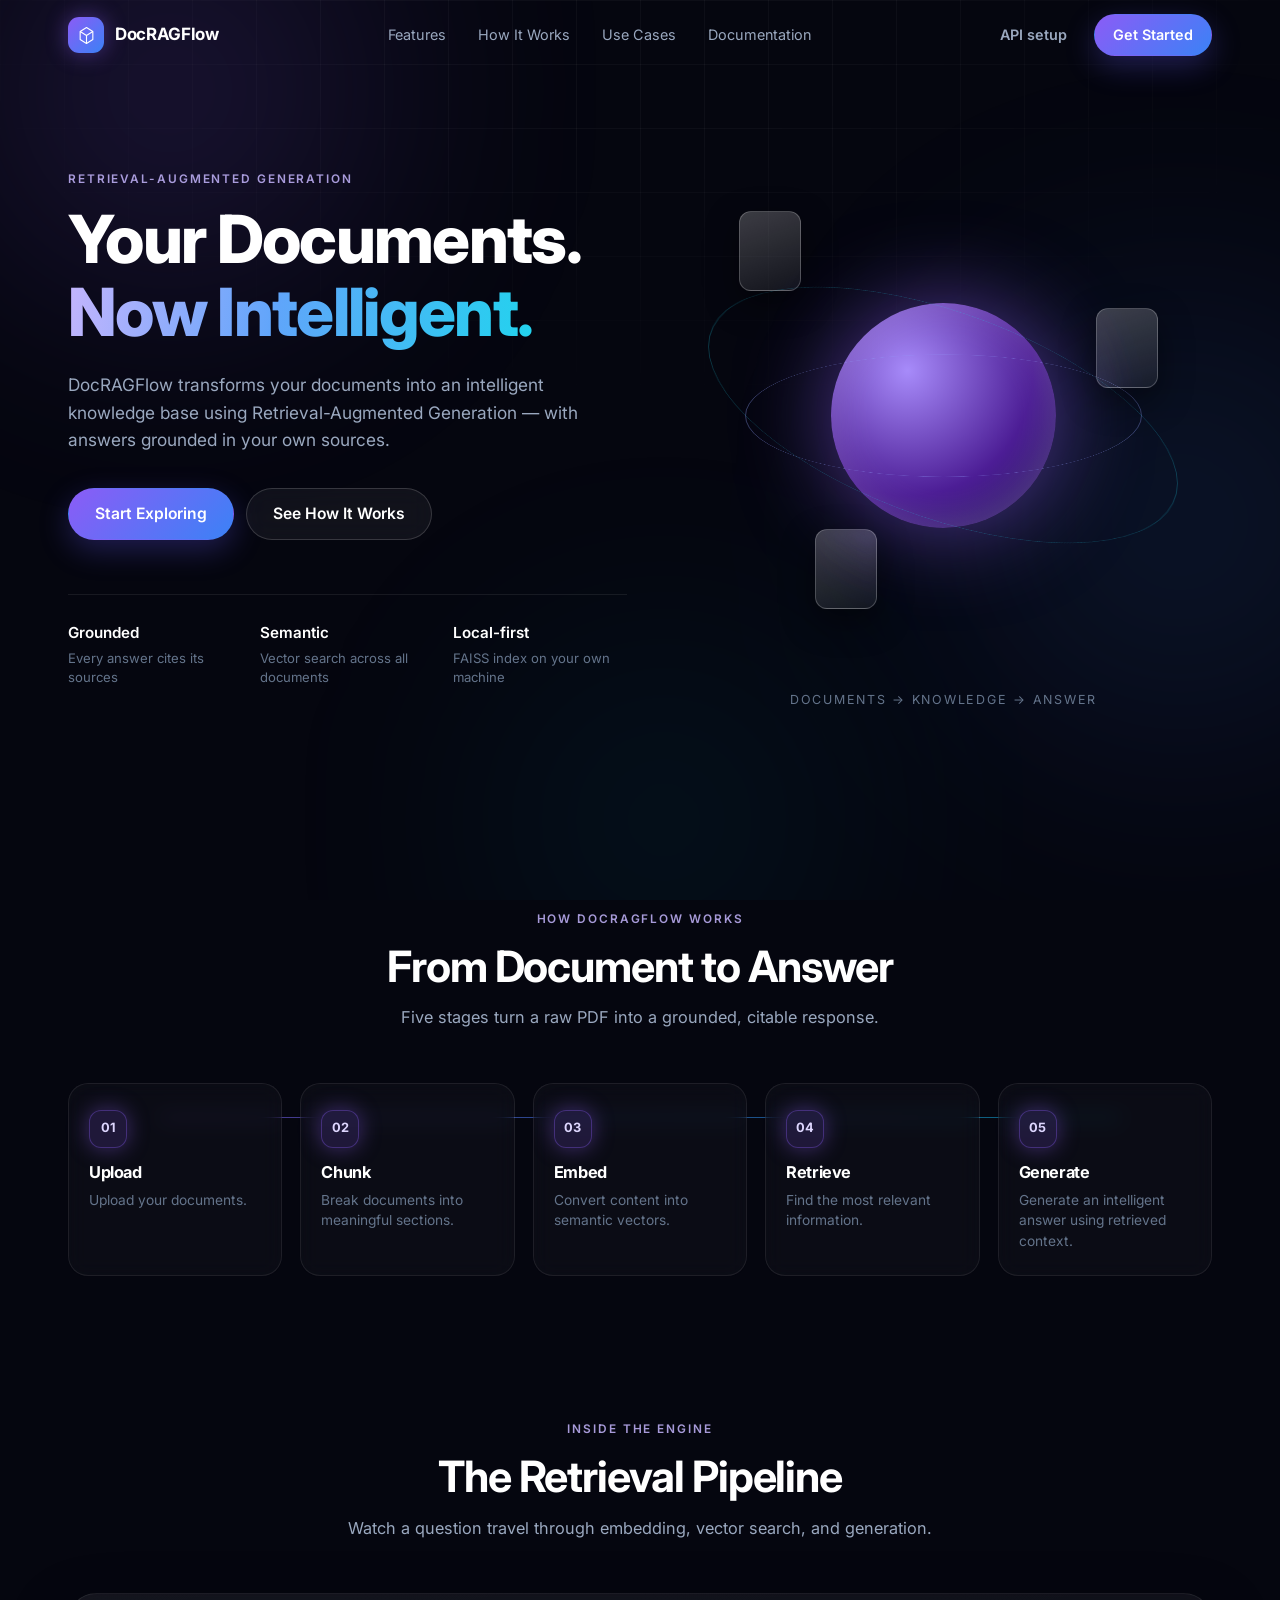
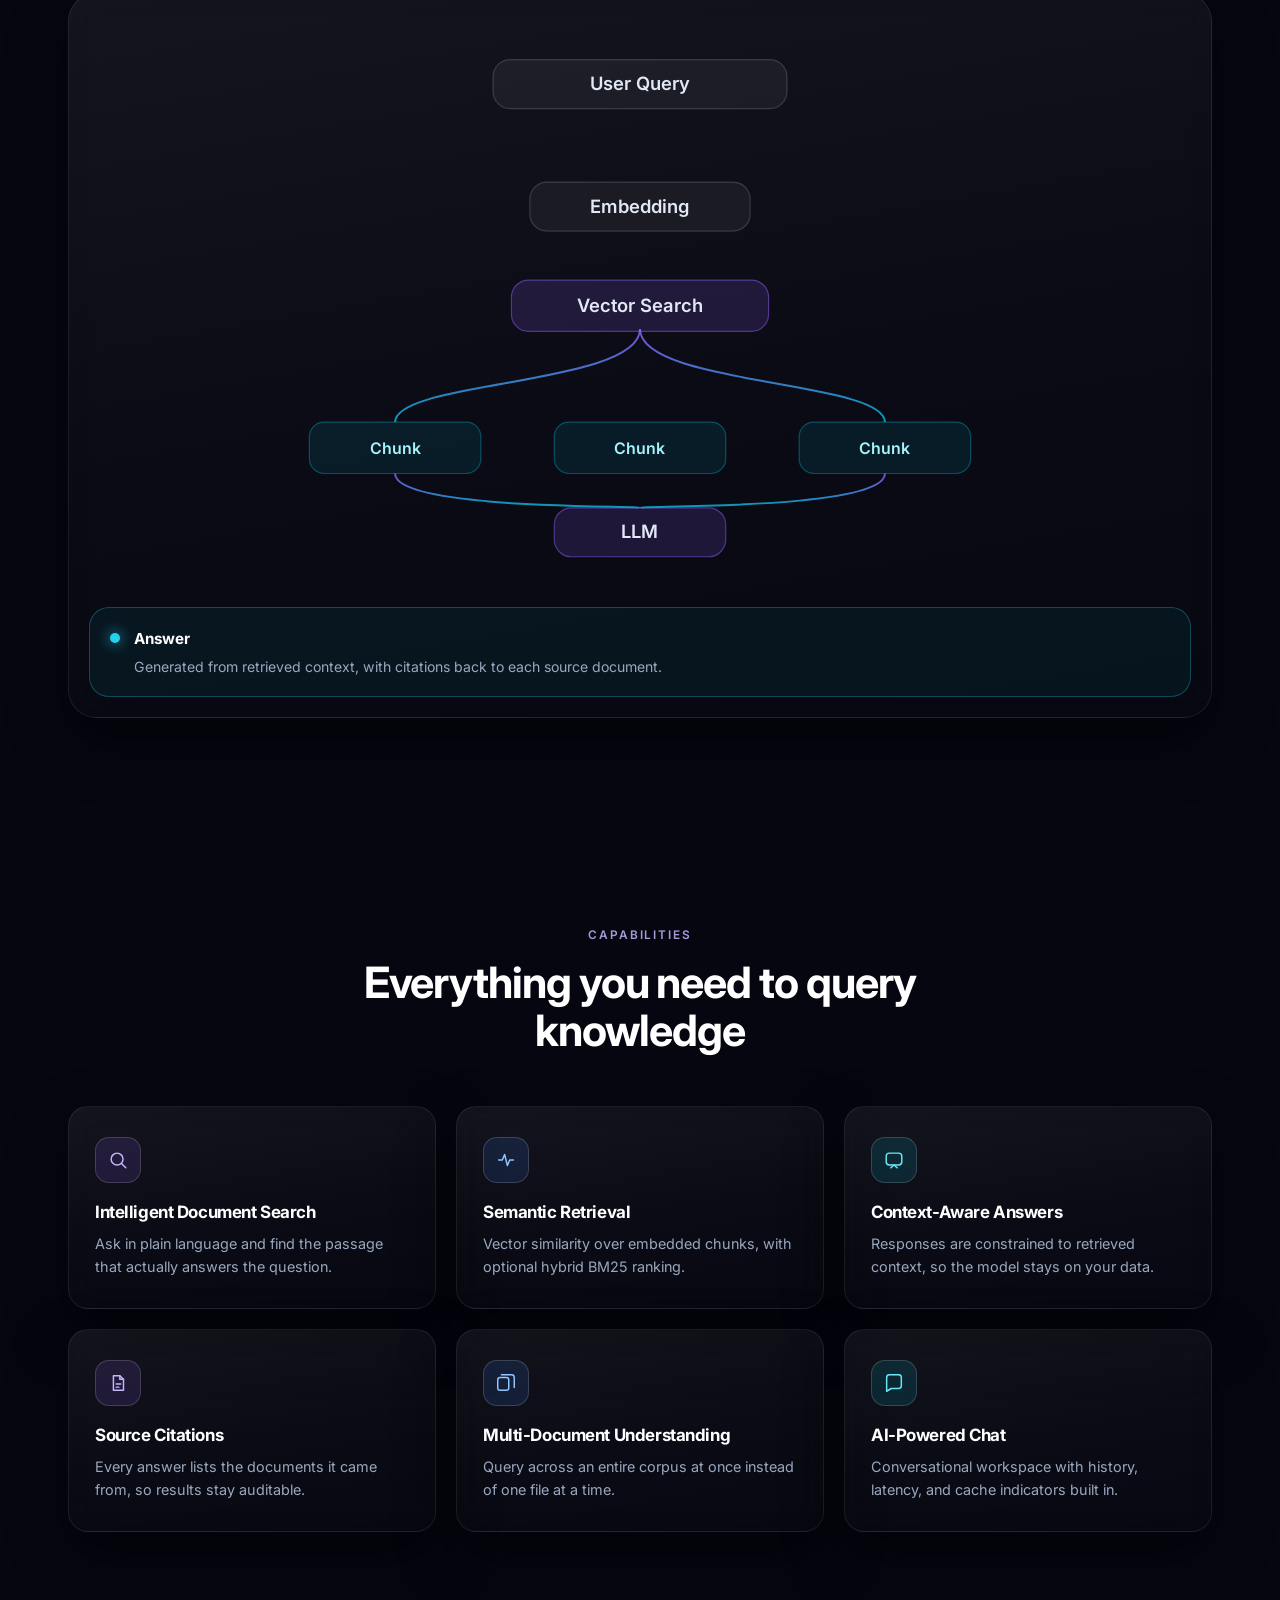
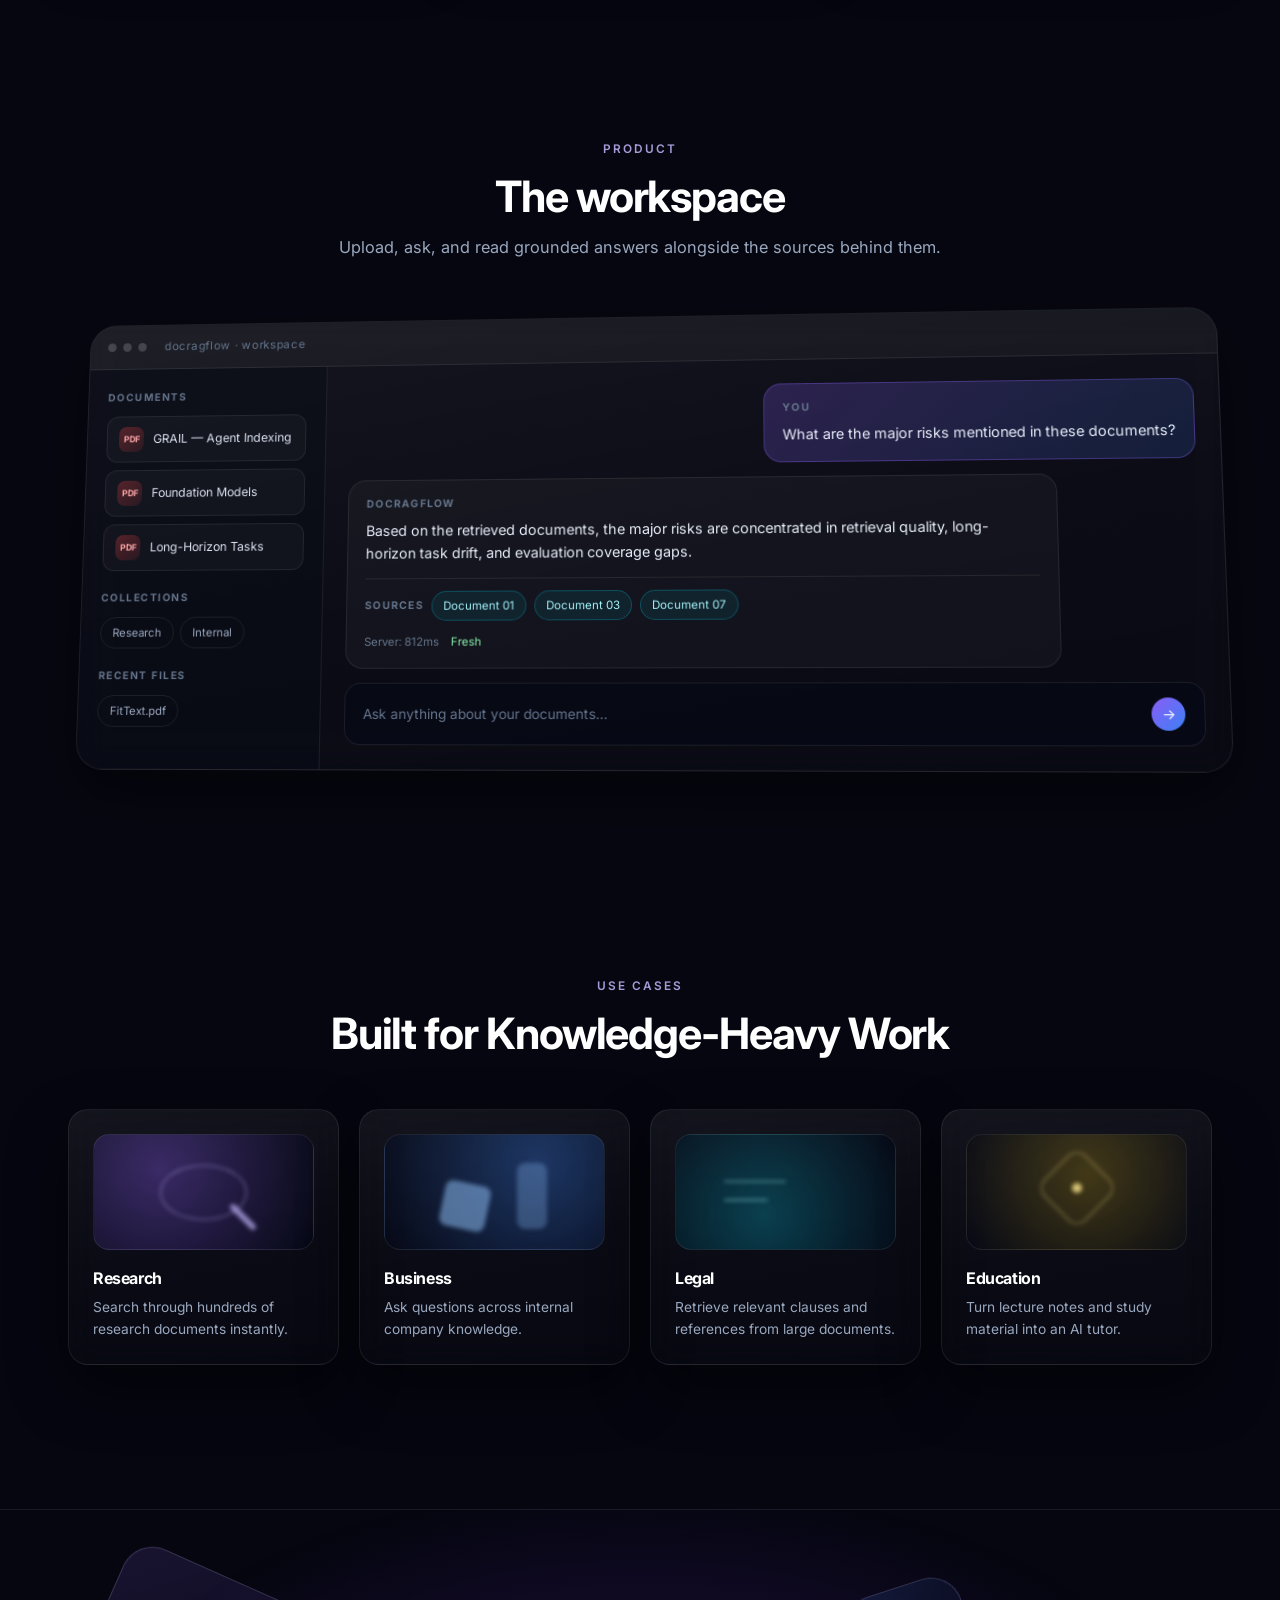
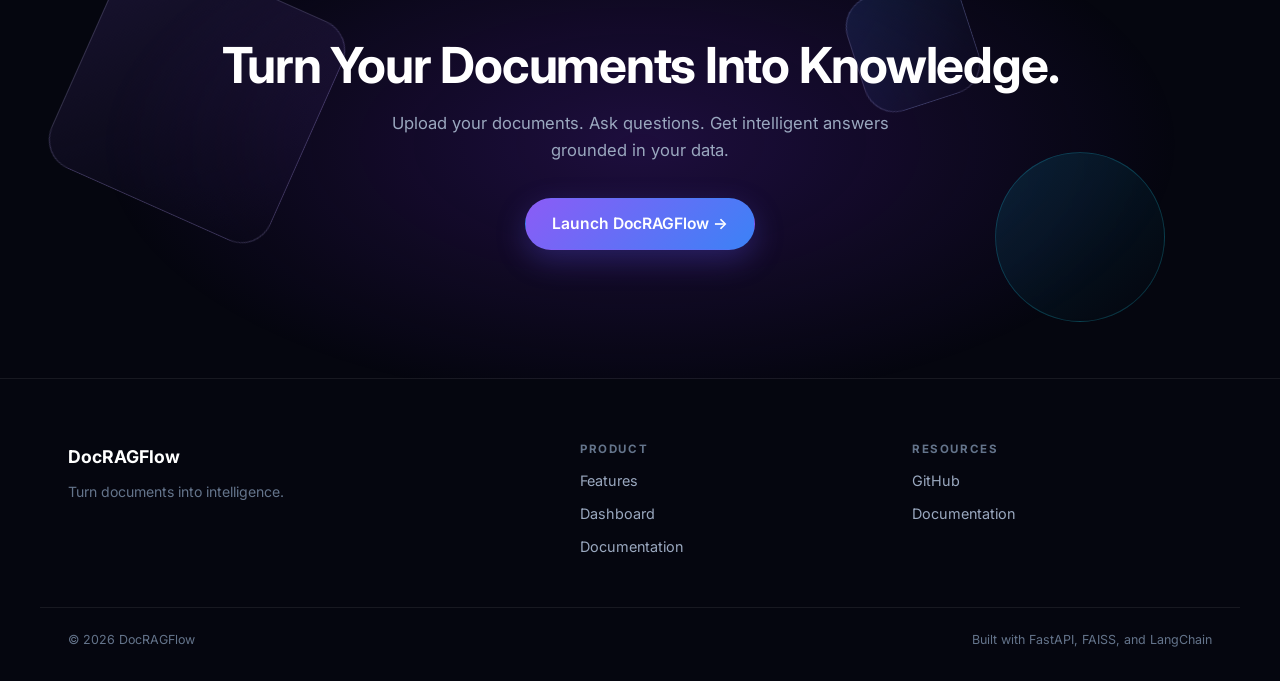
<file: frontend/index.html>
<!doctype html>
<html lang="en">
  <head>
    <meta charset="utf-8" />
    <meta name="viewport" content="width=device-width, initial-scale=1" />
    <title>DocRAGFlow — Turn documents into intelligence</title>
    <meta
      name="description"
      content="DocRAGFlow transforms your documents into an intelligent knowledge base using Retrieval-Augmented Generation."
    />
    <link rel="preconnect" href="https://fonts.googleapis.com" />
    <link rel="preconnect" href="https://fonts.gstatic.com" crossorigin />
    <link
      href="https://fonts.googleapis.com/css2?family=Inter:wght@400;500;600;700;800&display=swap"
      rel="stylesheet"
    />
    <link rel="stylesheet" href="css/landing.css?v=3" />
  </head>
  <body class="landing">
    <div class="ambient" aria-hidden="true">
      <span class="ambient-glow ambient-glow--violet"></span>
      <span class="ambient-glow ambient-glow--blue"></span>
      <span class="ambient-glow ambient-glow--cyan"></span>
      <span class="ambient-grid"></span>
    </div>

    <a class="skip-link" href="#hero">Skip to content</a>

    <!-- ══ NAVBAR ══ -->
    <header class="nav" id="siteNav">
      <div class="shell nav-inner">
        <a class="brand" href="#hero" aria-label="DocRAGFlow home">
          <span class="brand-mark" aria-hidden="true">
            <svg viewBox="0 0 24 24" fill="none">
              <path
                d="M12 2L4 7v10l8 5 8-5V7l-8-5z"
                stroke="currentColor"
                stroke-width="1.4"
                stroke-linejoin="round"
              />
              <path d="M12 12l8-5M12 12L4 7M12 12v10" stroke="currentColor" stroke-width="1.4" />
            </svg>
          </span>
          <span class="brand-text">DocRAGFlow</span>
        </a>

        <nav class="nav-links" id="navLinks" aria-label="Sections">
          <a href="#features">Features</a>
          <a href="#how">How It Works</a>
          <a href="#usecases">Use Cases</a>
          <a
            href="https://github.com/anuragthippani1/DocFlow-RAG#readme"
            target="_blank"
            rel="noopener"
            >Documentation</a
          >
        </nav>

        <div class="nav-actions">
          <a class="btn btn-quiet" href="app.html?settings=1">API setup</a>
          <a class="btn btn-primary" href="app.html">Get Started</a>
          <button class="nav-toggle" id="navToggle" type="button" aria-expanded="false" aria-controls="navLinks" aria-label="Toggle navigation">
            <span></span><span></span>
          </button>
        </div>
      </div>
    </header>

    <main>
      <!-- ══ HERO ══ -->
      <section class="hero" id="hero">
        <div class="shell hero-inner">
          <div class="hero-copy">
            <p class="eyebrow reveal" data-delay="0">Retrieval-Augmented Generation</p>
            <h1 class="hero-title reveal" data-delay="1">
              Your Documents.<br /><span class="gradient-text">Now Intelligent.</span>
            </h1>
            <p class="hero-sub reveal" data-delay="2">
              DocRAGFlow transforms your documents into an intelligent knowledge base using
              Retrieval-Augmented Generation — with answers grounded in your own sources.
            </p>
            <div class="hero-actions reveal" data-delay="3">
              <a class="btn btn-primary btn-lg" href="app.html">Start Exploring</a>
              <a class="btn btn-glass btn-lg" href="#how">See How It Works</a>
            </div>
            <dl class="hero-stats reveal" data-delay="4">
              <div>
                <dt>Grounded</dt>
                <dd>Every answer cites its sources</dd>
              </div>
              <div>
                <dt>Semantic</dt>
                <dd>Vector search across all documents</dd>
              </div>
              <div>
                <dt>Local-first</dt>
                <dd>FAISS index on your own machine</dd>
              </div>
            </dl>
          </div>

          <div class="hero-visual reveal" data-delay="2">
            <div class="scene" id="heroScene" data-parallax>
              <canvas id="heroCanvas" aria-hidden="true"></canvas>
              <!-- Shown until (or instead of) the WebGL scene -->
              <div class="scene-fallback" id="sceneFallback" aria-hidden="true">
                <span class="orb-core"></span>
                <span class="orb-ring orb-ring--a"></span>
                <span class="orb-ring orb-ring--b"></span>
                <span class="orb-doc orb-doc--1"></span>
                <span class="orb-doc orb-doc--2"></span>
                <span class="orb-doc orb-doc--3"></span>
              </div>
            </div>
            <p class="scene-caption">Documents → Knowledge → Answer</p>
          </div>
        </div>
      </section>

      <!-- ══ HOW IT WORKS ══ -->
      <section class="section" id="how">
        <div class="shell">
          <header class="section-head reveal">
            <p class="eyebrow">How DocRAGFlow works</p>
            <h2>From Document to Answer</h2>
            <p class="section-sub">
              Five stages turn a raw PDF into a grounded, citable response.
            </p>
          </header>

          <ol class="steps" id="steps">
            <li class="step reveal" data-delay="0">
              <span class="step-num">01</span>
              <h3>Upload</h3>
              <p>Upload your documents.</p>
            </li>
            <li class="step reveal" data-delay="1">
              <span class="step-num">02</span>
              <h3>Chunk</h3>
              <p>Break documents into meaningful sections.</p>
            </li>
            <li class="step reveal" data-delay="2">
              <span class="step-num">03</span>
              <h3>Embed</h3>
              <p>Convert content into semantic vectors.</p>
            </li>
            <li class="step reveal" data-delay="3">
              <span class="step-num">04</span>
              <h3>Retrieve</h3>
              <p>Find the most relevant information.</p>
            </li>
            <li class="step reveal" data-delay="4">
              <span class="step-num">05</span>
              <h3>Generate</h3>
              <p>Generate an intelligent answer using retrieved context.</p>
            </li>
          </ol>
        </div>
      </section>

      <!-- ══ RAG PIPELINE ══ -->
      <section class="section section--tight" id="pipeline">
        <div class="shell">
          <header class="section-head reveal">
            <p class="eyebrow">Inside the engine</p>
            <h2>The Retrieval Pipeline</h2>
            <p class="section-sub">
              Watch a question travel through embedding, vector search, and generation.
            </p>
          </header>

          <div class="flow glass reveal" id="flow">
            <svg class="flow-svg" viewBox="0 0 900 470" role="img" aria-label="RAG pipeline diagram">
              <defs>
                <linearGradient id="flowStroke" x1="0" y1="0" x2="0" y2="1">
                  <stop offset="0%" stop-color="#8b5cf6" />
                  <stop offset="100%" stop-color="#06b6d4" />
                </linearGradient>
              </defs>
              <g class="flow-lines" stroke="url(#flowStroke)" fill="none" stroke-width="1.6">
                <path class="flow-line" d="M450 74 L450 134" />
                <path class="flow-line" d="M450 194 L450 254" />
                <path class="flow-line" d="M450 254 C450 300 250 296 250 330" />
                <path class="flow-line" d="M450 254 L450 330" />
                <path class="flow-line" d="M450 254 C450 300 650 296 650 330" />
                <path class="flow-line" d="M250 372 C250 402 450 398 450 400" />
                <path class="flow-line" d="M450 372 L450 400" />
                <path class="flow-line" d="M650 372 C650 402 450 398 450 400" />
              </g>
              <g class="flow-nodes">
                <g class="flow-node" data-node="0">
                  <rect x="330" y="34" width="240" height="40" rx="14" />
                  <text x="450" y="59">User Query</text>
                </g>
                <g class="flow-node" data-node="1">
                  <rect x="360" y="134" width="180" height="40" rx="14" />
                  <text x="450" y="159">Embedding</text>
                </g>
                <g class="flow-node flow-node--key" data-node="2">
                  <rect x="345" y="214" width="210" height="42" rx="14" />
                  <text x="450" y="240">Vector Search</text>
                </g>
                <g class="flow-node flow-node--chunk" data-node="3">
                  <rect x="180" y="330" width="140" height="42" rx="12" />
                  <text x="250" y="356">Chunk</text>
                </g>
                <g class="flow-node flow-node--chunk" data-node="3">
                  <rect x="380" y="330" width="140" height="42" rx="12" />
                  <text x="450" y="356">Chunk</text>
                </g>
                <g class="flow-node flow-node--chunk" data-node="3">
                  <rect x="580" y="330" width="140" height="42" rx="12" />
                  <text x="650" y="356">Chunk</text>
                </g>
                <g class="flow-node flow-node--key" data-node="4">
                  <rect x="380" y="400" width="140" height="40" rx="14" />
                  <text x="450" y="425">LLM</text>
                </g>
              </g>
            </svg>

            <div class="flow-answer">
              <span class="flow-answer-dot" aria-hidden="true"></span>
              <div>
                <strong>Answer</strong>
                <p>Generated from retrieved context, with citations back to each source document.</p>
              </div>
            </div>
          </div>
        </div>
      </section>

      <!-- ══ FEATURES ══ -->
      <section class="section" id="features">
        <div class="shell">
          <header class="section-head reveal">
            <p class="eyebrow">Capabilities</p>
            <h2>Everything you need to query knowledge</h2>
          </header>

          <div class="cards" data-tilt-group>
            <article class="card glass reveal" data-delay="0" data-tilt>
              <span class="card-icon card-icon--violet" aria-hidden="true">
                <svg viewBox="0 0 24 24" fill="none">
                  <circle cx="11" cy="11" r="6.5" stroke="currentColor" stroke-width="1.6" />
                  <path d="M16 16l4.5 4.5" stroke="currentColor" stroke-width="1.6" stroke-linecap="round" />
                </svg>
              </span>
              <h3>Intelligent Document Search</h3>
              <p>Ask in plain language and find the passage that actually answers the question.</p>
            </article>

            <article class="card glass reveal" data-delay="1" data-tilt>
              <span class="card-icon card-icon--blue" aria-hidden="true">
                <svg viewBox="0 0 24 24" fill="none">
                  <path d="M4 12h4l2.5-6 3 12L16 12h4" stroke="currentColor" stroke-width="1.6" stroke-linecap="round" stroke-linejoin="round" />
                </svg>
              </span>
              <h3>Semantic Retrieval</h3>
              <p>Vector similarity over embedded chunks, with optional hybrid BM25 ranking.</p>
            </article>

            <article class="card glass reveal" data-delay="2" data-tilt>
              <span class="card-icon card-icon--cyan" aria-hidden="true">
                <svg viewBox="0 0 24 24" fill="none">
                  <rect x="3.5" y="4.5" width="17" height="13" rx="3.5" stroke="currentColor" stroke-width="1.6" />
                  <path d="M8 21l4-3.5 4 3.5" stroke="currentColor" stroke-width="1.6" stroke-linejoin="round" />
                </svg>
              </span>
              <h3>Context-Aware Answers</h3>
              <p>Responses are constrained to retrieved context, so the model stays on your data.</p>
            </article>

            <article class="card glass reveal" data-delay="0" data-tilt>
              <span class="card-icon card-icon--violet" aria-hidden="true">
                <svg viewBox="0 0 24 24" fill="none">
                  <path d="M7 4h7l4 4v12H7z" stroke="currentColor" stroke-width="1.6" stroke-linejoin="round" />
                  <path d="M14 4v4h4M10 13h5M10 16.5h3" stroke="currentColor" stroke-width="1.6" stroke-linecap="round" />
                </svg>
              </span>
              <h3>Source Citations</h3>
              <p>Every answer lists the documents it came from, so results stay auditable.</p>
            </article>

            <article class="card glass reveal" data-delay="1" data-tilt>
              <span class="card-icon card-icon--blue" aria-hidden="true">
                <svg viewBox="0 0 24 24" fill="none">
                  <rect x="3" y="6" width="12" height="14" rx="2.5" stroke="currentColor" stroke-width="1.6" />
                  <path d="M7 3h11a3 3 0 0 1 3 3v11" stroke="currentColor" stroke-width="1.6" stroke-linecap="round" />
                </svg>
              </span>
              <h3>Multi-Document Understanding</h3>
              <p>Query across an entire corpus at once instead of one file at a time.</p>
            </article>

            <article class="card glass reveal" data-delay="2" data-tilt>
              <span class="card-icon card-icon--cyan" aria-hidden="true">
                <svg viewBox="0 0 24 24" fill="none">
                  <path d="M20 15a3 3 0 0 1-3 3H9l-5 3V6a3 3 0 0 1 3-3h10a3 3 0 0 1 3 3z" stroke="currentColor" stroke-width="1.6" stroke-linejoin="round" />
                </svg>
              </span>
              <h3>AI-Powered Chat</h3>
              <p>Conversational workspace with history, latency, and cache indicators built in.</p>
            </article>
          </div>
        </div>
      </section>

      <!-- ══ PRODUCT PREVIEW ══ -->
      <section class="section" id="preview">
        <div class="shell">
          <header class="section-head reveal">
            <p class="eyebrow">Product</p>
            <h2>The workspace</h2>
            <p class="section-sub">
              Upload, ask, and read grounded answers alongside the sources behind them.
            </p>
          </header>

          <div class="mock-wrap reveal" data-parallax data-parallax-strength="6">
            <div class="mock glass">
              <div class="mock-bar">
                <span class="dot"></span><span class="dot"></span><span class="dot"></span>
                <span class="mock-url">docragflow · workspace</span>
              </div>
              <div class="mock-body">
                <aside class="mock-side">
                  <p class="mock-label">Documents</p>
                  <ul class="mock-docs">
                    <li><span class="pdf">PDF</span> GRAIL — Agent Indexing</li>
                    <li><span class="pdf">PDF</span> Foundation Models</li>
                    <li><span class="pdf">PDF</span> Long-Horizon Tasks</li>
                  </ul>
                  <p class="mock-label">Collections</p>
                  <ul class="mock-chips">
                    <li>Research</li>
                    <li>Internal</li>
                  </ul>
                  <p class="mock-label">Recent files</p>
                  <ul class="mock-chips">
                    <li>FitText.pdf</li>
                  </ul>
                </aside>

                <div class="mock-main">
                  <div class="mock-msg mock-msg--user">
                    <span class="mock-role">You</span>
                    <p>What are the major risks mentioned in these documents?</p>
                  </div>
                  <div class="mock-msg mock-msg--ai">
                    <span class="mock-role">DocRAGFlow</span>
                    <p>
                      Based on the retrieved documents, the major risks are concentrated in retrieval
                      quality, long-horizon task drift, and evaluation coverage gaps.
                    </p>
                    <div class="mock-sources">
                      <span>Sources</span>
                      <em>Document 01</em><em>Document 03</em><em>Document 07</em>
                    </div>
                    <div class="mock-meta">
                      <span>Server: 812ms</span><span class="fresh">Fresh</span>
                    </div>
                  </div>
                  <div class="mock-composer">
                    <span>Ask anything about your documents…</span>
                    <i aria-hidden="true">→</i>
                  </div>
                </div>
              </div>
            </div>
          </div>
        </div>
      </section>

      <!-- ══ USE CASES ══ -->
      <section class="section" id="usecases">
        <div class="shell">
          <header class="section-head reveal">
            <p class="eyebrow">Use cases</p>
            <h2>Built for Knowledge-Heavy Work</h2>
          </header>

          <div class="usecases">
            <article class="usecase glass reveal" data-delay="0">
              <span class="usecase-art usecase-art--research" aria-hidden="true"></span>
              <h3>Research</h3>
              <p>Search through hundreds of research documents instantly.</p>
            </article>
            <article class="usecase glass reveal" data-delay="1">
              <span class="usecase-art usecase-art--business" aria-hidden="true"></span>
              <h3>Business</h3>
              <p>Ask questions across internal company knowledge.</p>
            </article>
            <article class="usecase glass reveal" data-delay="2">
              <span class="usecase-art usecase-art--legal" aria-hidden="true"></span>
              <h3>Legal</h3>
              <p>Retrieve relevant clauses and references from large documents.</p>
            </article>
            <article class="usecase glass reveal" data-delay="3">
              <span class="usecase-art usecase-art--education" aria-hidden="true"></span>
              <h3>Education</h3>
              <p>Turn lecture notes and study material into an AI tutor.</p>
            </article>
          </div>
        </div>
      </section>

      <!-- ══ FINAL CTA ══ -->
      <section class="cta" id="cta">
        <div class="cta-art" aria-hidden="true">
          <span class="cta-shape cta-shape--1"></span>
          <span class="cta-shape cta-shape--2"></span>
          <span class="cta-shape cta-shape--3"></span>
        </div>
        <div class="shell cta-inner reveal">
          <h2>Turn Your Documents Into Knowledge.</h2>
          <p>
            Upload your documents. Ask questions. Get intelligent answers grounded in your data.
          </p>
          <a class="btn btn-primary btn-lg" href="app.html">Launch DocRAGFlow →</a>
        </div>
      </section>
    </main>

    <!-- ══ FOOTER ══ -->
    <footer class="footer">
      <div class="shell footer-inner">
        <div class="footer-brand">
          <span class="brand-text">DocRAGFlow</span>
          <p>Turn documents into intelligence.</p>
        </div>
        <div class="footer-col">
          <h4>Product</h4>
          <a href="#features">Features</a>
          <a href="app.html">Dashboard</a>
          <a href="https://github.com/anuragthippani1/DocFlow-RAG#readme" target="_blank" rel="noopener">Documentation</a>
        </div>
        <div class="footer-col">
          <h4>Resources</h4>
          <a href="https://github.com/anuragthippani1/DocFlow-RAG" target="_blank" rel="noopener">GitHub</a>
          <a href="https://github.com/anuragthippani1/DocFlow-RAG#readme" target="_blank" rel="noopener">Documentation</a>
        </div>
      </div>
      <div class="shell footer-base">
        <span>© <span id="year">2026</span> DocRAGFlow</span>
        <span>Built with FastAPI, FAISS, and LangChain</span>
      </div>
    </footer>

    <script type="module" src="js/landing.js?v=2"></script>
  </body>
</html>
</file>
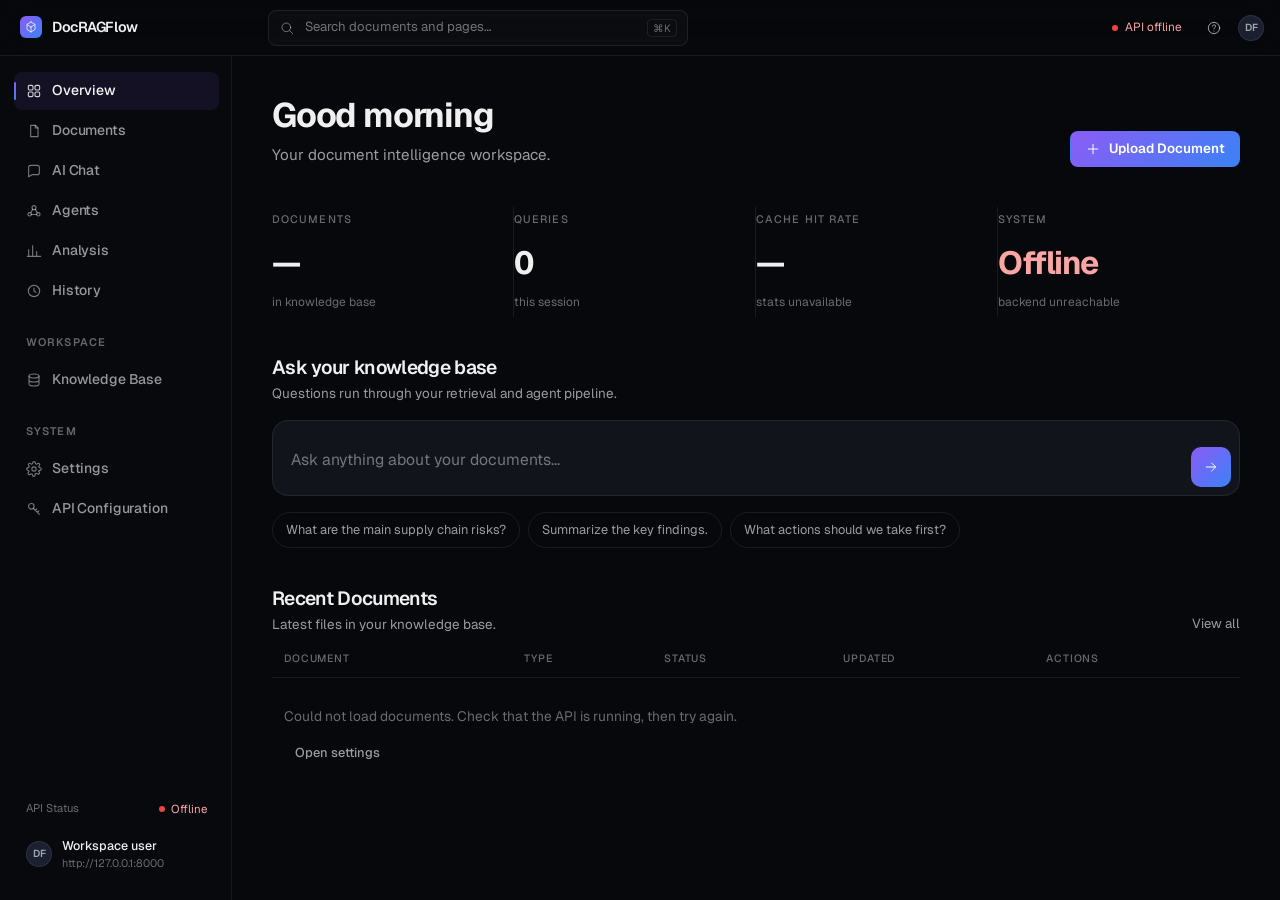
<file: frontend/app.html>
<!doctype html>
<html lang="en">
  <head>
    <meta charset="utf-8" />
    <meta name="viewport" content="width=device-width, initial-scale=1" />
    <title>DocRAGFlow — Workspace</title>
    <link rel="preconnect" href="https://fonts.googleapis.com" />
    <link rel="preconnect" href="https://fonts.gstatic.com" crossorigin />
    <link
      href="https://fonts.googleapis.com/css2?family=Geist:wght@400;500;600;700&family=Inter:wght@400;500;600;700&display=swap"
      rel="stylesheet"
    />
    <link rel="stylesheet" href="css/styles.css?v=8" />
  </head>
  <body class="app">
    <a class="skip-link" href="#content">Skip to content</a>

    <!-- Icon sprite -->
    <svg class="sprite" aria-hidden="true" focusable="false">
      <symbol id="i-cube" viewBox="0 0 24 24">
        <path d="M12 2L4 7v10l8 5 8-5V7l-8-5z" />
        <path d="M12 12l8-5M12 12L4 7M12 12v10" />
      </symbol>
      <symbol id="i-grid" viewBox="0 0 24 24">
        <rect x="3.5" y="3.5" width="7" height="7" rx="2" />
        <rect x="13.5" y="3.5" width="7" height="7" rx="2" />
        <rect x="3.5" y="13.5" width="7" height="7" rx="2" />
        <rect x="13.5" y="13.5" width="7" height="7" rx="2" />
      </symbol>
      <symbol id="i-doc" viewBox="0 0 24 24">
        <path d="M7 3.5h7l4 4v13H7z" />
        <path d="M14 3.5v4h4" />
      </symbol>
      <symbol id="i-chat" viewBox="0 0 24 24">
        <path d="M20 14.5a3 3 0 0 1-3 3H9l-5 3V6.5a3 3 0 0 1 3-3h10a3 3 0 0 1 3 3z" />
      </symbol>
      <symbol id="i-agents" viewBox="0 0 24 24">
        <circle cx="12" cy="7" r="3" />
        <circle cx="5.5" cy="17" r="2.6" />
        <circle cx="18.5" cy="17" r="2.6" />
        <path d="M10 9.4 7.2 14.6M14 9.4l2.8 5.2M8 17.2h8" />
      </symbol>
      <symbol id="i-chart" viewBox="0 0 24 24">
        <path d="M4 20V10M10 20V4M16 20v-7M22 20H2" />
      </symbol>
      <symbol id="i-clock" viewBox="0 0 24 24">
        <circle cx="12" cy="12" r="8.5" />
        <path d="M12 7.5V12l3 2" />
      </symbol>
      <symbol id="i-database" viewBox="0 0 24 24">
        <ellipse cx="12" cy="6" rx="7.5" ry="3" />
        <path d="M4.5 6v12c0 1.7 3.4 3 7.5 3s7.5-1.3 7.5-3V6M4.5 12c0 1.7 3.4 3 7.5 3s7.5-1.3 7.5-3" />
      </symbol>
      <symbol id="i-cog" viewBox="0 0 24 24">
        <circle cx="12" cy="12" r="3.2" />
        <path d="M19.1 14.2a1.7 1.7 0 0 0 .3 1.9 2 2 0 1 1-2.8 2.8 1.7 1.7 0 0 0-1.9-.3 1.7 1.7 0 0 0-1 1.5V21a2 2 0 1 1-4 0v-.1a1.7 1.7 0 0 0-1.1-1.5 1.7 1.7 0 0 0-1.9.3 2 2 0 1 1-2.8-2.8 1.7 1.7 0 0 0 .3-1.9 1.7 1.7 0 0 0-1.5-1H3a2 2 0 1 1 0-4h.1a1.7 1.7 0 0 0 1.5-1.1 1.7 1.7 0 0 0-.3-1.9 2 2 0 1 1 2.8-2.8 1.7 1.7 0 0 0 1.9.3H9a1.7 1.7 0 0 0 1-1.5V3a2 2 0 1 1 4 0v.1a1.7 1.7 0 0 0 1 1.5 1.7 1.7 0 0 0 1.9-.3 2 2 0 1 1 2.8 2.8 1.7 1.7 0 0 0-.3 1.9v.1a1.7 1.7 0 0 0 1.5 1H21a2 2 0 1 1 0 4h-.1a1.7 1.7 0 0 0-1.5 1z" />
      </symbol>
      <symbol id="i-key" viewBox="0 0 24 24">
        <circle cx="8" cy="8" r="4.2" />
        <path d="M11 11l9 9M17 17l2-2M14 14l2-2" />
      </symbol>
      <symbol id="i-search" viewBox="0 0 24 24">
        <circle cx="11" cy="11" r="6.5" />
        <path d="M16 16l4.5 4.5" />
      </symbol>
      <symbol id="i-plus" viewBox="0 0 24 24"><path d="M12 5v14M5 12h14" /></symbol>
      <symbol id="i-send" viewBox="0 0 24 24"><path d="M5 12h14M13 6l6 6-6 6" /></symbol>
      <symbol id="i-refresh" viewBox="0 0 24 24">
        <path d="M20 11a8 8 0 1 0-2.3 5.7M20 5v6h-6" />
      </symbol>
      <symbol id="i-trash" viewBox="0 0 24 24">
        <path d="M4 7h16M9 7V4.5h6V7M6.5 7l1 13h9l1-13" />
      </symbol>
      <symbol id="i-help" viewBox="0 0 24 24">
        <circle cx="12" cy="12" r="8.5" />
        <path d="M9.8 9.3a2.3 2.3 0 1 1 3.4 2.1c-.8.5-1.2 1-1.2 1.9M12 16.6h.01" />
      </symbol>
      <symbol id="i-menu" viewBox="0 0 24 24"><path d="M4 7h16M4 12h16M4 17h16" /></symbol>
      <symbol id="i-shield" viewBox="0 0 24 24">
        <path d="M12 3l7 3v6c0 4.2-2.9 7.6-7 9-4.1-1.4-7-4.8-7-9V6z" />
      </symbol>
      <symbol id="i-box" viewBox="0 0 24 24">
        <path d="M3.5 8.5 12 4l8.5 4.5v7L12 20l-8.5-4.5z" />
        <path d="M3.5 8.5 12 13l8.5-4.5M12 13v7" />
      </symbol>
      <symbol id="i-truck" viewBox="0 0 24 24">
        <path d="M2.5 6.5h10v10h-10zM12.5 10h4l3 3v3.5h-7z" />
        <circle cx="6.5" cy="18" r="1.6" />
        <circle cx="16.5" cy="18" r="1.6" />
      </symbol>
      <symbol id="i-globe" viewBox="0 0 24 24">
        <circle cx="12" cy="12" r="8.5" />
        <path d="M3.5 12h17M12 3.5c2.4 2.3 3.6 5.2 3.6 8.5s-1.2 6.2-3.6 8.5c-2.4-2.3-3.6-5.2-3.6-8.5S9.6 5.8 12 3.5z" />
      </symbol>
      <symbol id="i-check" viewBox="0 0 24 24"><path d="M5 12.5l4.5 4.5L19 7.5" /></symbol>
      <symbol id="i-inbox" viewBox="0 0 24 24">
        <path d="M3.5 13.5 6 5h12l2.5 8.5v5.5h-17z" />
        <path d="M3.5 13.5H9a3 3 0 0 0 6 0h5.5" />
      </symbol>
      <symbol id="i-copy" viewBox="0 0 24 24">
        <rect x="9" y="9" width="10" height="12" rx="2" />
        <path d="M7 15H6a2 2 0 0 1-2-2V5a2 2 0 0 1 2-2h8a2 2 0 0 1 2 2v1" />
      </symbol>
      <symbol id="i-up" viewBox="0 0 24 24">
        <path d="M7 11v9H4.5v-9H7z" />
        <path d="M7 11l4.2-7.2a1.6 1.6 0 0 1 3 .9V8.5H20l-2.2 9.5H7" />
      </symbol>
      <symbol id="i-down" viewBox="0 0 24 24">
        <path d="M7 13V4H4.5v9H7z" />
        <path d="M7 13l4.2 7.2a1.6 1.6 0 0 0 3-.9V15.5H20l-2.2-9.5H7" />
      </symbol>
      <symbol id="i-stop" viewBox="0 0 24 24">
        <rect x="7" y="7" width="10" height="10" rx="1.5" />
      </symbol>
      <symbol id="i-edit" viewBox="0 0 24 24">
        <path d="M4 20h4l10-10-4-4L4 16v4z" />
        <path d="M13 7l4 4" />
      </symbol>
      <symbol id="i-dots" viewBox="0 0 24 24">
        <circle cx="6" cy="12" r="1.2" />
        <circle cx="12" cy="12" r="1.2" />
        <circle cx="18" cy="12" r="1.2" />
      </symbol>
    </svg>

    <!-- Single upload input reused by every upload trigger -->
    <input id="pdfFile" type="file" accept="application/pdf" class="sr-only" aria-hidden="true" tabindex="-1" />

    <!-- ══ TOPBAR ══ -->
    <header class="topbar">
      <div class="topbar-left">
        <button id="drawerToggle" class="icon-btn topbar-menu" type="button" aria-label="Toggle navigation" aria-expanded="false">
          <svg class="ic"><use href="#i-menu" /></svg>
        </button>
        <a class="topbar-brand" href="index.html" aria-label="DocRAGFlow home">
          <span class="brand-mark"><svg class="ic"><use href="#i-cube" /></svg></span>
          <span class="brand-name">DocRAGFlow</span>
        </a>
      </div>

      <button id="searchToggle" class="icon-btn topbar-search-toggle" type="button" aria-label="Search" aria-expanded="false">
        <svg class="ic"><use href="#i-search" /></svg>
      </button>
      <div class="topbar-search">
        <svg class="ic"><use href="#i-search" /></svg>
        <input
          id="globalSearch"
          type="search"
          placeholder="Search documents and pages…"
          autocomplete="off"
          aria-label="Search"
          role="combobox"
          aria-expanded="false"
          aria-controls="searchResults"
        />
        <kbd>⌘K</kbd>
        <ul id="searchResults" class="search-results" role="listbox" hidden></ul>
      </div>

      <div class="topbar-right">
        <span id="apiBasePill" class="status-pill">Checking API…</span>
        <a
          class="icon-btn"
          href="https://github.com/anuragthippani1/DocFlow-RAG#readme"
          target="_blank"
          rel="noopener"
          title="Documentation"
          aria-label="Documentation"
        >
          <svg class="ic"><use href="#i-help" /></svg>
        </a>
        <details class="user-menu" id="userMenu">
          <summary aria-label="User menu"><span class="avatar">DF</span></summary>
          <div class="user-menu-panel">
            <div class="user-menu-head">
              <span class="avatar">DF</span>
              <div>
                <strong>Workspace user</strong>
                <small id="userMenuApi">Local API</small>
              </div>
            </div>
            <a href="#/settings" data-route-link>Settings</a>
            <a href="#/knowledge" data-route-link>Knowledge base</a>
            <a href="index.html">Back to site</a>
          </div>
        </details>
      </div>
    </header>

    <div class="layout">
      <!-- ══ SIDEBAR ══ -->
      <aside class="sidebar" id="sidebar" aria-label="Primary navigation">
        <nav class="side-nav">
          <span class="side-indicator" aria-hidden="true"></span>
          <p class="side-group visually-hidden">Main</p>
          <a class="side-item" href="#/overview" data-route-link>
            <svg class="ic"><use href="#i-grid" /></svg><span>Overview</span>
          </a>
          <a class="side-item" href="#/documents" data-route-link>
            <svg class="ic"><use href="#i-doc" /></svg><span>Documents</span>
            <em id="sideDocCount" class="side-count"></em>
          </a>
          <a class="side-item" href="#/chat" data-route-link>
            <svg class="ic"><use href="#i-chat" /></svg><span>AI Chat</span>
          </a>
          <a class="side-item" href="#/agents" data-route-link>
            <svg class="ic"><use href="#i-agents" /></svg><span>Agents</span>
          </a>
          <a class="side-item" href="#/analysis" data-route-link>
            <svg class="ic"><use href="#i-chart" /></svg><span>Analysis</span>
          </a>
          <a class="side-item" href="#/history" data-route-link>
            <svg class="ic"><use href="#i-clock" /></svg><span>History</span>
          </a>

          <p class="side-group">Workspace</p>
          <a class="side-item" href="#/knowledge" data-route-link>
            <svg class="ic"><use href="#i-database" /></svg><span>Knowledge Base</span>
          </a>

          <p class="side-group">System</p>
          <a class="side-item" href="#/settings" data-route-link>
            <svg class="ic"><use href="#i-cog" /></svg><span>Settings</span>
          </a>
          <a class="side-item" href="#/settings" data-route-link data-focus="apiConfig">
            <svg class="ic"><use href="#i-key" /></svg><span>API Configuration</span>
          </a>
        </nav>

        <div class="side-foot">
          <div class="side-status">
            <span class="side-status-label">API Status</span>
            <span id="sidebarApiStatus" class="dot-status">Checking…</span>
          </div>
          <div class="side-user">
            <span class="avatar">DF</span>
            <div>
              <strong>Workspace user</strong>
              <small id="sidebarApiBase">—</small>
            </div>
          </div>
        </div>
      </aside>
      <div class="scrim" id="scrim" hidden></div>

      <!-- ══ CONTENT ══ -->
      <main class="content" id="content">
        <!-- ─── OVERVIEW ─── -->
        <section class="view" id="view-overview" data-view="overview" hidden>
          <header class="page-head">
            <div>
              <h1 id="greeting">Welcome back</h1>
              <p class="page-sub">Your document intelligence workspace.</p>
            </div>
            <div class="page-actions">
              <button class="btn btn-primary" type="button" data-upload-trigger>
                <svg class="ic"><use href="#i-plus" /></svg> Upload Document
              </button>
            </div>
          </header>

          <div class="stat-grid">
            <article class="stat">
              <span class="stat-label">Documents</span>
              <strong id="docCountMetric" class="stat-value">—</strong>
              <small id="docCountNote" class="stat-note">in knowledge base</small>
            </article>
            <article class="stat">
              <span class="stat-label">Queries</span>
              <strong id="totalQueries" class="stat-value">0</strong>
              <small class="stat-note">this session</small>
            </article>
            <article class="stat">
              <span class="stat-label">Cache Hit Rate</span>
              <strong id="cacheHitRate" class="stat-value">—</strong>
              <small id="cacheNote" class="stat-note">server cache</small>
            </article>
            <article class="stat">
              <span class="stat-label">System</span>
              <strong id="apiStatusMetric" class="stat-value">—</strong>
              <small id="indexNote" class="stat-note">vector index</small>
            </article>
          </div>

          <section class="ask-block">
            <header class="block-head">
              <div>
                <h2>Ask your knowledge base</h2>
                <p class="panel-sub">Questions run through your retrieval and agent pipeline.</p>
              </div>
            </header>
            <div class="ask-field">
              <input
                id="questionInput"
                class="composer-input"
                type="text"
                placeholder="Ask anything about your documents..."
                autocomplete="off"
              />
              <button id="askBtn" class="ask-go" type="button" aria-label="Ask">
                <svg class="ic"><use href="#i-send" /></svg>
              </button>
            </div>
            <div id="suggestions" class="chips" aria-label="Suggested questions"></div>
          </section>

          <section class="list-block">
            <header class="block-head">
              <div>
                <h2>Recent Documents</h2>
                <p class="panel-sub">Latest files in your knowledge base.</p>
              </div>
              <a class="text-link" href="#/documents" data-route-link>View all</a>
            </header>
            <div class="table-wrap">
              <table class="table">
                <thead>
                  <tr>
                    <th>Document</th>
                    <th>Type</th>
                    <th>Status</th>
                    <th>Updated</th>
                    <th class="col-actions">Actions</th>
                  </tr>
                </thead>
                <tbody id="recentDocs"></tbody>
              </table>
            </div>
          </section>
        </section>

        <!-- ─── DOCUMENTS ─── -->
        <section class="view" id="view-documents" data-view="documents" hidden>
          <header class="page-head">
            <div>
              <h1>Documents</h1>
              <p class="page-sub">Manage your indexed knowledge base.</p>
            </div>
            <div class="page-actions">
              <button id="reindexBtn" class="btn btn-ghost" type="button">
                <svg class="ic"><use href="#i-refresh" /></svg> Force Re-index
              </button>
              <button id="uploadBtn" class="btn btn-primary" type="button" data-upload-trigger>
                <svg class="ic"><use href="#i-plus" /></svg> Upload PDF
              </button>
            </div>
          </header>

          <div class="toolbar">
            <label class="field-search">
              <svg class="ic"><use href="#i-search" /></svg>
              <input id="docSearch" type="search" placeholder="Search documents" aria-label="Search documents" />
            </label>
            <div class="segmented" role="tablist" aria-label="Filter documents">
              <button class="seg is-active" type="button" data-doc-filter="all" role="tab" aria-selected="true">All</button>
              <button class="seg" type="button" data-doc-filter="indexed" role="tab" aria-selected="false">Indexed</button>
              <button class="seg" type="button" data-doc-filter="processing" role="tab" aria-selected="false">Processing</button>
              <button class="seg" type="button" data-doc-filter="failed" role="tab" aria-selected="false">Failed</button>
            </div>
            <span id="docCountPill" class="count-pill"></span>
          </div>

          <section class="list-block">
            <div class="table-wrap">
              <table class="table">
                <thead>
                  <tr>
                    <th>Document</th>
                    <th>Type</th>
                    <th>Status</th>
                    <th>Updated</th>
                    <th class="col-actions">Actions</th>
                  </tr>
                </thead>
                <tbody id="docList"></tbody>
              </table>
            </div>
          </section>
        </section>

        <!-- ─── AI CHAT ─── -->
        <section class="view view--chat" id="view-chat" data-view="chat" hidden>
          <div class="chat-grid chat-grid--no-sources" id="chatGrid">
            <aside class="chat-rail panel" id="chatRail">
              <header class="panel-head">
                <h2>Conversations</h2>
              </header>
              <button id="newChatBtn" class="btn btn-ghost btn-block chat-new" type="button">
                <svg class="ic"><use href="#i-plus" /></svg> New chat
              </button>
              <div id="chatSessions" class="rail-list" role="list"></div>
            </aside>

            <section class="chat-main panel">
              <header class="panel-head chat-head">
                <button id="chatConvToggle" class="icon-btn chat-mobile-only" type="button" aria-label="Open conversations">
                  <svg class="ic"><use href="#i-chat" /></svg>
                </button>
                <div class="chat-head-copy">
                  <h2 id="chatTitle">AI Chat</h2>
                  <p class="panel-sub" id="chatSubtitle">Grounded answers from your documents.</p>
                </div>
                <span id="queryModePill" class="tag">Ready</span>
                <button id="chatSourcesToggle" class="icon-btn chat-mobile-only" type="button" aria-label="Open sources" hidden>
                  <svg class="ic"><use href="#i-doc" /></svg>
                </button>
              </header>

              <div id="chatMessages" class="chat-log"></div>
              <button id="chatJumpBtn" class="chat-jump" type="button" hidden>↓ New response</button>

              <form class="chat-composer" id="chatForm">
                <div class="ask-field ask-field--chat">
                  <textarea
                    id="chatInput"
                    class="composer-input"
                    rows="1"
                    placeholder="Ask anything about your documents..."
                    autocomplete="off"
                  ></textarea>
                  <button id="chatSendBtn" class="ask-go" type="submit" aria-label="Send question" disabled>
                    <svg class="ic" data-icon="send"><use href="#i-send" /></svg>
                    <svg class="ic" data-icon="stop" hidden><use href="#i-stop" /></svg>
                  </button>
                </div>
                <p class="composer-hint">Enter to send · Shift+Enter for a new line</p>
                <div id="queryStatus" class="status-inline" role="status" aria-live="polite"></div>
              </form>
            </section>

            <aside class="chat-sources panel" id="chatSources" hidden>
              <header class="panel-head">
                <h2>Sources</h2>
                <button id="chatSourcesClose" class="icon-btn chat-mobile-only" type="button" aria-label="Close sources">
                  <svg class="ic"><use href="#i-check" /></svg>
                </button>
              </header>
              <ul id="sourcesList" class="source-list"></ul>
              <div id="responseMeta" class="meta-row" hidden>
                <span id="responseTime"></span>
                <span id="cacheIndicator"></span>
              </div>
              <div class="visually-hidden" aria-hidden="true"><div id="answerText"></div></div>
            </aside>
          </div>
          <div class="chat-scrim" id="chatScrim" hidden></div>
        </section>

        <!-- ─── AGENTS ─── -->
        <section class="view" id="view-agents" data-view="agents" hidden>
          <header class="page-head">
            <div>
              <h1>AI Agents</h1>
              <p class="page-sub">
                Specialized agents analyze different aspects of your knowledge. They run
                automatically with every question.
              </p>
            </div>
            <div class="page-actions">
              <a class="btn btn-primary" href="#/chat" data-route-link>
                <svg class="ic"><use href="#i-chat" /></svg> Run a query
              </a>
            </div>
          </header>

          <div class="agent-grid">
            <article class="agent-card" data-agent="supplier">
              <header>
                <span class="agent-icon agent-icon--violet"><svg class="ic"><use href="#i-box" /></svg></span>
                <div>
                  <h3>Supplier Agent</h3>
                  <p>Analyzes supplier-related risks.</p>
                </div>
                <span id="supplierRisk" class="agent-badge"></span>
              </header>
              <dl class="agent-body">
                <dt>Reason</dt>
                <dd id="supplierReason" class="agent-text">Not run yet.</dd>
                <dt>Recommended action</dt>
                <dd id="supplierAction" class="agent-text">Not run yet.</dd>
              </dl>
              <button type="button" class="text-link" data-agent-toggle>Open →</button>
            </article>

            <article class="agent-card" data-agent="inventory">
              <header>
                <span class="agent-icon agent-icon--blue"><svg class="ic"><use href="#i-inbox" /></svg></span>
                <div>
                  <h3>Inventory Agent</h3>
                  <p>Analyzes inventory and stock-related information.</p>
                </div>
                <span id="inventoryRisk" class="agent-badge"></span>
              </header>
              <dl class="agent-body">
                <dt>Reason</dt>
                <dd id="inventoryReason" class="agent-text">Not run yet.</dd>
                <dt>Recommended action</dt>
                <dd id="inventoryAction" class="agent-text">Not run yet.</dd>
              </dl>
              <button type="button" class="text-link" data-agent-toggle>Open →</button>
            </article>

            <article class="agent-card" data-agent="logistics">
              <header>
                <span class="agent-icon agent-icon--cyan"><svg class="ic"><use href="#i-truck" /></svg></span>
                <div>
                  <h3>Logistics Agent</h3>
                  <p>Analyzes transportation and logistics.</p>
                </div>
                <span id="logisticsRisk" class="agent-badge"></span>
              </header>
              <dl class="agent-body">
                <dt>Reason</dt>
                <dd id="logisticsReason" class="agent-text">Not run yet.</dd>
                <dt>Recommended action</dt>
                <dd id="logisticsAction" class="agent-text">Not run yet.</dd>
              </dl>
              <button type="button" class="text-link" data-agent-toggle>Open →</button>
            </article>

            <article class="agent-card" data-agent="external_risk">
              <header>
                <span class="agent-icon agent-icon--amber"><svg class="ic"><use href="#i-globe" /></svg></span>
                <div>
                  <h3>External Risk Agent</h3>
                  <p>Analyzes external and global risks.</p>
                </div>
                <span id="externalRiskRisk" class="agent-badge"></span>
              </header>
              <dl class="agent-body">
                <dt>Reason</dt>
                <dd id="externalRiskReason" class="agent-text">Not run yet.</dd>
                <dt>Recommended action</dt>
                <dd id="externalRiskAction" class="agent-text">Not run yet.</dd>
              </dl>
              <button type="button" class="text-link" data-agent-toggle>Open →</button>
            </article>
          </div>

          <p class="hint">
            Agents are selected per question by the domain router — research documents skip the
            supply-chain agents, and skipped agents are marked as such.
          </p>
        </section>

        <!-- ─── ANALYSIS ─── -->
        <section class="view" id="view-analysis" data-view="analysis" hidden>
          <header class="page-head">
            <div>
              <h1>Analysis</h1>
              <p class="page-sub">Final decision and risk findings from the latest question.</p>
            </div>
          </header>

          <div id="analysisEmpty" class="empty">
            <h3>No analysis yet</h3>
            <p>Ask a question to generate a risk decision from your documents.</p>
            <a class="btn btn-primary" href="#/chat" data-route-link>Ask a question</a>
          </div>

          <div id="analysisContent" hidden>
            <h2 class="block-title">Risk Overview</h2>
            <div class="analysis-top">
              <article class="panel analysis-risk">
                <span class="panel-label">Risk level</span>
                <div id="decisionRisk" class="risk-display"></div>
                <span class="panel-label">Domain</span>
                <p id="analysisDomain" class="analysis-line">—</p>
              </article>

              <article class="panel">
                <span class="panel-label">Decision</span>
                <p id="decisionText" class="analysis-line"></p>
                <span class="panel-label">Priority action</span>
                <p id="priorityAction" class="analysis-line"></p>
              </article>

              <article class="panel">
                <span class="panel-label">Session risk distribution</span>
                <ul class="bars" id="riskBars">
                  <li data-risk="low"><span>Low</span><i><b></b></i><em>0</em></li>
                  <li data-risk="medium"><span>Medium</span><i><b></b></i><em>0</em></li>
                  <li data-risk="high"><span>High</span><i><b></b></i><em>0</em></li>
                </ul>
                <p class="panel-label">Dominant level</p>
                <p id="riskLevelMetric" class="analysis-line">—</p>
              </article>
            </div>

            <section class="list-block">
              <header class="block-head">
                <div>
                  <h2>Agent findings</h2>
                  <p class="panel-sub">Per-agent risk, reasoning, and recommended action.</p>
                </div>
              </header>
              <div class="finding-grid" id="findingGrid"></div>
            </section>

            <section class="list-block">
              <header class="block-head">
                <div>
                  <h2>Recommended actions</h2>
                  <p class="panel-sub">Collected from every agent that ran.</p>
                </div>
              </header>
              <ol class="action-list" id="actionList"></ol>
            </section>
          </div>
        </section>

        <!-- ─── HISTORY ─── -->
        <section class="view" id="view-history" data-view="history" hidden>
          <header class="page-head">
            <div>
              <h1>Query History</h1>
              <p class="page-sub">Recent questions from this browser.</p>
            </div>
            <div class="page-actions">
              <button id="clearHistoryBtn" class="btn btn-ghost" type="button">
                <svg class="ic"><use href="#i-trash" /></svg> Clear history
              </button>
            </div>
          </header>

          <section class="list-block">
            <div class="table-wrap">
              <table class="table">
                <thead>
                  <tr>
                    <th>Question</th>
                    <th>Risk</th>
                    <th>Response</th>
                    <th>Time</th>
                    <th class="col-actions">Actions</th>
                  </tr>
                </thead>
                <tbody id="historyList"></tbody>
              </table>
            </div>
          </section>
        </section>

        <!-- ─── KNOWLEDGE BASE ─── -->
        <section class="view" id="view-knowledge" data-view="knowledge" hidden>
          <header class="page-head">
            <div>
              <h1>Knowledge Base</h1>
              <p class="page-sub">Vector index health and retrieval configuration.</p>
            </div>
            <div class="page-actions">
              <button class="btn btn-primary" type="button" data-upload-trigger>
                <svg class="ic"><use href="#i-plus" /></svg> Upload Document
              </button>
            </div>
          </header>

          <div class="stat-grid">
            <article class="stat">
              <span class="stat-label">Vector index</span>
              <strong id="kbIndexState" class="stat-value">—</strong>
              <small class="stat-note">FAISS store</small>
            </article>
            <article class="stat">
              <span class="stat-label">Documents</span>
              <strong id="kbDocCount" class="stat-value">—</strong>
              <small class="stat-note">indexed PDFs</small>
            </article>
            <article class="stat">
              <span class="stat-label">API version</span>
              <strong id="kbVersion" class="stat-value">—</strong>
              <small class="stat-note">backend build</small>
            </article>
            <article class="stat">
              <span class="stat-label">Uptime</span>
              <strong id="kbUptime" class="stat-value">—</strong>
              <small class="stat-note">since restart</small>
            </article>
          </div>

          <section class="list-block">
            <header class="block-head">
              <div>
                <h2>Retrieval configuration</h2>
                <p class="panel-sub">Live flags reported by the backend.</p>
              </div>
            </header>
            <ul class="flag-list" id="kbFlags"></ul>
          </section>
        </section>

        <!-- ─── SETTINGS ─── -->
        <section class="view" id="view-settings" data-view="settings" hidden>
          <header class="page-head">
            <div>
              <h1>Settings</h1>
              <p class="page-sub">Workspace, connection, and system controls.</p>
            </div>
          </header>

          <div class="settings-layout">
            <nav class="settings-nav" aria-label="Settings sections">
              <a href="#settingsGeneral" data-settings-nav="settingsGeneral" class="is-active">General</a>
              <a href="#apiConfig" data-settings-nav="apiConfig">API Configuration</a>
              <a href="#settingsSystem" data-settings-nav="settingsSystem">System</a>
              <a href="#settingsAbout" data-settings-nav="settingsAbout">About</a>
            </nav>
            <div class="settings-body">
          <section class="panel" id="settingsGeneral">
            <header class="panel-head">
              <div>
                <h2>General</h2>
                <p class="panel-sub">How this browser talks to your DocRAGFlow backend.</p>
              </div>
            </header>
            <dl class="detail-list">
              <div>
                <dt>Active API</dt>
                <dd id="settingsApiBase">—</dd>
              </div>
              <div>
                <dt>API key</dt>
                <dd id="settingsKeyState">Not set</dd>
              </div>
              <div>
                <dt>Stored locally</dt>
                <dd>API URL, API key, and query history stay in this browser.</dd>
              </div>
            </dl>
          </section>

          <section class="panel" id="apiConfig">
            <header class="panel-head">
              <div>
                <h2>API Configuration</h2>
                <p class="panel-sub">Point the workspace at a local or deployed backend.</p>
              </div>
            </header>
            <div class="form-grid">
              <div class="field">
                <label class="field-label" for="apiUrlInput">API URL</label>
                <input id="apiUrlInput" class="input" type="text" placeholder="http://127.0.0.1:8000" />
                <button id="saveApiUrlBtn" class="btn btn-ghost btn-sm" type="button">Save URL</button>
              </div>
              <div class="field">
                <label class="field-label" for="apiKeyInput">API Key</label>
                <div class="input-row">
                  <input id="apiKeyInput" class="input" type="password" placeholder="X-API-Key (if enabled)" autocomplete="off" />
                  <button id="toggleKeyBtn" class="btn btn-ghost btn-sm" type="button" aria-pressed="false">Show</button>
                </div>
                <button id="saveApiKeyBtn" class="btn btn-ghost btn-sm" type="button">Save Key</button>
              </div>
            </div>
            <p class="hint">Only required when the backend sets <code>API_KEY</code>.</p>
          </section>

          <section class="panel" id="settingsSystem">
            <header class="panel-head">
              <div>
                <h2>System</h2>
                <p class="panel-sub">Cache and session controls.</p>
              </div>
            </header>
            <p id="metricsPanel" class="hint"></p>
            <div class="button-row">
              <button id="clearCacheBtn" class="btn btn-ghost" type="button">Clear server cache</button>
              <button id="resetDashboardBtn" class="btn btn-ghost" type="button">Reset session metrics</button>
            </div>
          </section>

          <section class="panel" id="settingsAbout">
            <header class="panel-head">
              <div>
                <h2>About</h2>
                <p class="panel-sub">DocRAGFlow — turn documents into intelligence.</p>
              </div>
            </header>
            <dl class="detail-list">
              <div>
                <dt>Backend version</dt>
                <dd id="aboutVersion">—</dd>
              </div>
              <div>
                <dt>Stack</dt>
                <dd>FastAPI · FAISS · LangChain · OpenRouter</dd>
              </div>
              <div>
                <dt>Documentation</dt>
                <dd>
                  <a href="https://github.com/anuragthippani1/DocFlow-RAG#readme" target="_blank" rel="noopener">GitHub README</a>
                </dd>
              </div>
            </dl>
          </section>
            </div>
          </div>
        </section>
      </main>
    </div>

    <div id="uploadStatus" class="toast toast--float" role="status" aria-live="polite" hidden></div>

    <div id="confirmOverlay" class="dialog-overlay" hidden>
      <div class="dialog" role="alertdialog" aria-modal="true" aria-labelledby="confirmTitle" aria-describedby="confirmBody">
        <h2 id="confirmTitle">Are you sure?</h2>
        <p id="confirmBody"></p>
        <div class="dialog-actions">
          <button type="button" class="btn btn-ghost" id="confirmCancel">Cancel</button>
          <button type="button" class="btn btn-danger-fill" id="confirmOk">Confirm</button>
        </div>
      </div>
    </div>

    <script src="js/api.js?v=7"></script>
    <script src="js/dashboard.js?v=4"></script>
    <script src="js/app.js?v=7"></script>
    <script src="js/chat.js?v=3"></script>
    <script src="js/ui.js?v=7"></script>
  </body>
</html>
</file>
<file: frontend/css/landing.css>
/* ==========================================================================
   DocRAGFlow — landing page
   Scoped to the marketing page only; the workspace keeps using styles.css.
   ========================================================================== */

:root {
  --bg: #05060f;
  --bg-soft: #080b1a;
  --panel: #0f172a;
  --line: rgba(255, 255, 255, 0.08);
  --line-strong: rgba(255, 255, 255, 0.16);
  --ink: #ffffff;
  --ink-2: #9aa8bf;
  --ink-3: #64748b;
  --violet: #8b5cf6;
  --blue: #3b82f6;
  --cyan: #06b6d4;
  --radius: 20px;
  --radius-lg: 28px;
  --shell: 1200px;
  --ease: cubic-bezier(0.22, 1, 0.36, 1);
  --font: "Inter", ui-sans-serif, system-ui, -apple-system, sans-serif;
}

*,
*::before,
*::after {
  box-sizing: border-box;
}

html {
  color-scheme: dark;
  scroll-behavior: smooth;
  scroll-padding-top: 92px;
}

body.landing {
  margin: 0;
  background: var(--bg);
  color: var(--ink);
  font-family: var(--font);
  font-size: 16px;
  line-height: 1.6;
  -webkit-font-smoothing: antialiased;
  overflow-x: hidden;
}

h1,
h2,
h3,
h4 {
  margin: 0;
  letter-spacing: -0.025em;
  line-height: 1.1;
  font-weight: 700;
}

p {
  margin: 0;
}

a {
  color: inherit;
  text-decoration: none;
}

canvas {
  display: block;
}

.shell {
  width: 100%;
  max-width: var(--shell);
  margin: 0 auto;
  padding: 0 28px;
}

.skip-link {
  position: absolute;
  left: -999px;
  top: 8px;
  z-index: 200;
  padding: 10px 16px;
  border-radius: 12px;
  background: var(--panel);
}

.skip-link:focus {
  left: 16px;
}

:focus-visible {
  outline: 2px solid rgba(139, 92, 246, 0.8);
  outline-offset: 3px;
}

/* ── Ambient background ─────────────────────────────────────────────────── */
.ambient {
  position: fixed;
  inset: 0;
  z-index: 0;
  pointer-events: none;
  overflow: hidden;
}

.ambient-glow {
  position: absolute;
  border-radius: 50%;
  filter: blur(120px);
  opacity: 0.5;
}

.ambient-glow--violet {
  width: 620px;
  height: 620px;
  top: -220px;
  left: -140px;
  background: radial-gradient(circle, rgba(139, 92, 246, 0.5), transparent 65%);
}

.ambient-glow--blue {
  width: 720px;
  height: 720px;
  top: 18%;
  right: -260px;
  background: radial-gradient(circle, rgba(59, 130, 246, 0.34), transparent 65%);
}

.ambient-glow--cyan {
  width: 560px;
  height: 560px;
  bottom: -200px;
  left: 30%;
  background: radial-gradient(circle, rgba(6, 182, 212, 0.22), transparent 65%);
}

.ambient-grid {
  position: absolute;
  inset: 0;
  background-image: linear-gradient(rgba(255, 255, 255, 0.035) 1px, transparent 1px),
    linear-gradient(90deg, rgba(255, 255, 255, 0.035) 1px, transparent 1px);
  background-size: 64px 64px;
  mask-image: radial-gradient(ellipse 75% 60% at 50% 0%, #000 25%, transparent 78%);
  -webkit-mask-image: radial-gradient(ellipse 75% 60% at 50% 0%, #000 25%, transparent 78%);
}

main,
.nav,
.footer {
  position: relative;
  z-index: 1;
}

/* ── Buttons ────────────────────────────────────────────────────────────── */
.btn {
  --btn-y: 0px;
  display: inline-flex;
  align-items: center;
  justify-content: center;
  gap: 8px;
  height: 42px;
  padding: 0 18px;
  border: 1px solid transparent;
  border-radius: 999px;
  font-size: 0.9rem;
  font-weight: 600;
  font-family: inherit;
  cursor: pointer;
  white-space: nowrap;
  transform: translateY(var(--btn-y));
  transition: transform 0.25s var(--ease), box-shadow 0.25s var(--ease),
    background 0.25s var(--ease), border-color 0.25s var(--ease), color 0.25s var(--ease);
}

.btn-lg {
  height: 52px;
  padding: 0 26px;
  font-size: 0.98rem;
}

.btn-primary {
  background: linear-gradient(135deg, var(--violet), var(--blue));
  color: #fff;
  box-shadow: 0 10px 30px rgba(99, 91, 255, 0.28);
}

.btn-primary:hover {
  --btn-y: -2px;
  box-shadow: 0 16px 40px rgba(99, 91, 255, 0.42);
}

.btn-glass {
  background: rgba(255, 255, 255, 0.05);
  border-color: var(--line-strong);
  color: var(--ink);
  backdrop-filter: blur(12px);
}

.btn-glass:hover {
  --btn-y: -2px;
  background: rgba(255, 255, 255, 0.09);
  border-color: rgba(139, 92, 246, 0.5);
}

.btn-quiet {
  color: var(--ink-2);
  background: transparent;
}

.btn-quiet:hover {
  color: var(--ink);
  background: rgba(255, 255, 255, 0.06);
}

/* ── Navbar ─────────────────────────────────────────────────────────────── */
.nav {
  position: sticky;
  top: 0;
  z-index: 100;
  padding: 14px 0;
  border-bottom: 1px solid transparent;
  transition: background 0.3s var(--ease), border-color 0.3s var(--ease),
    backdrop-filter 0.3s var(--ease), padding 0.3s var(--ease);
}

.nav.is-scrolled {
  padding: 9px 0;
  background: rgba(6, 9, 22, 0.72);
  backdrop-filter: blur(18px) saturate(140%);
  border-bottom-color: var(--line);
}

.nav-inner {
  display: flex;
  align-items: center;
  justify-content: space-between;
  gap: 20px;
}

.brand {
  display: inline-flex;
  align-items: center;
  gap: 11px;
  font-weight: 700;
  letter-spacing: -0.02em;
}

.brand-mark {
  display: grid;
  place-items: center;
  width: 36px;
  height: 36px;
  border-radius: 11px;
  background: linear-gradient(135deg, var(--violet), var(--blue));
  box-shadow: 0 0 22px rgba(139, 92, 246, 0.45);
  transition: transform 0.3s var(--ease);
}

.brand:hover .brand-mark {
  transform: rotate(-8deg) scale(1.05);
}

.brand-mark svg {
  width: 19px;
  height: 19px;
}

.brand-text {
  font-size: 1.06rem;
}

.nav-links {
  display: flex;
  align-items: center;
  gap: 4px;
}

.nav-links a {
  position: relative;
  padding: 8px 14px;
  border-radius: 999px;
  font-size: 0.9rem;
  color: var(--ink-2);
  transition: color 0.2s var(--ease), background 0.2s var(--ease);
}

.nav-links a::after {
  content: "";
  position: absolute;
  left: 50%;
  bottom: 2px;
  width: 0;
  height: 1.5px;
  border-radius: 2px;
  background: linear-gradient(90deg, var(--violet), var(--cyan));
  transform: translateX(-50%);
  transition: width 0.28s var(--ease);
}

.nav-links a:hover {
  color: var(--ink);
}

.nav-links a:hover::after {
  width: 42%;
}

.nav-actions {
  display: flex;
  align-items: center;
  gap: 8px;
}

.nav-toggle {
  display: none;
  width: 40px;
  height: 40px;
  border: 1px solid var(--line);
  border-radius: 12px;
  background: rgba(255, 255, 255, 0.04);
  cursor: pointer;
  padding: 0;
}

.nav-toggle span {
  display: block;
  width: 16px;
  height: 1.6px;
  margin: 3px auto;
  background: var(--ink);
  border-radius: 2px;
  transition: transform 0.25s var(--ease);
}

/* ── Shared section chrome ──────────────────────────────────────────────── */
.section {
  padding: 104px 0;
}

.section--tight {
  padding-top: 40px;
}

.section-head {
  max-width: 680px;
  margin: 0 auto 52px;
  text-align: center;
}

.section-head h2 {
  font-size: clamp(1.9rem, 3.6vw, 2.7rem);
}

.section-sub {
  margin-top: 14px;
  color: var(--ink-2);
  font-size: 1.02rem;
}

.eyebrow {
  margin-bottom: 14px;
  font-size: 0.74rem;
  font-weight: 600;
  letter-spacing: 0.16em;
  text-transform: uppercase;
  color: rgba(196, 181, 253, 0.85);
}

.gradient-text {
  background: linear-gradient(100deg, #c4b5fd 0%, #60a5fa 45%, #22d3ee 100%);
  -webkit-background-clip: text;
  background-clip: text;
  -webkit-text-fill-color: transparent;
}

.glass {
  background: linear-gradient(
    170deg,
    rgba(255, 255, 255, 0.062),
    rgba(255, 255, 255, 0.022) 55%,
    rgba(255, 255, 255, 0.012)
  );
  border: 1px solid var(--line);
  border-radius: var(--radius-lg);
  backdrop-filter: blur(16px);
  box-shadow: 0 24px 60px rgba(0, 0, 0, 0.4);
}

/* ── Hero ───────────────────────────────────────────────────────────────── */
.hero {
  padding: 76px 0 96px;
}

.hero-inner {
  display: grid;
  grid-template-columns: 1.02fr 0.98fr;
  align-items: center;
  gap: 48px;
}

.hero-title {
  font-size: clamp(2.6rem, 5.4vw, 4.15rem);
  font-weight: 800;
}

.hero-sub {
  max-width: 520px;
  margin-top: 22px;
  color: var(--ink-2);
  font-size: 1.08rem;
}

.hero-actions {
  display: flex;
  flex-wrap: wrap;
  gap: 12px;
  margin-top: 34px;
}

.hero-stats {
  display: grid;
  grid-template-columns: repeat(3, minmax(0, 1fr));
  gap: 18px;
  margin: 54px 0 0;
  padding-top: 26px;
  border-top: 1px solid var(--line);
}

.hero-stats dt {
  font-size: 0.95rem;
  font-weight: 600;
}

.hero-stats dd {
  margin: 4px 0 0;
  font-size: 0.82rem;
  color: var(--ink-3);
  line-height: 1.45;
}

/* Hero 3D stage */
.hero-visual {
  position: relative;
}

.scene {
  position: relative;
  width: 100%;
  aspect-ratio: 1 / 1;
  max-height: 560px;
  transform-style: preserve-3d;
  will-change: transform;
}

.scene canvas {
  position: absolute;
  inset: 0;
  width: 100%;
  height: 100%;
  opacity: 0;
  transition: opacity 0.8s var(--ease);
}

.scene.is-live canvas {
  opacity: 1;
}

.scene.is-live .scene-fallback {
  opacity: 0;
}

.scene-caption {
  margin-top: 6px;
  text-align: center;
  font-size: 0.78rem;
  letter-spacing: 0.14em;
  text-transform: uppercase;
  color: var(--ink-3);
}

/* CSS-only stand-in used before/instead of WebGL */
.scene-fallback {
  position: absolute;
  inset: 0;
  display: grid;
  place-items: center;
  transition: opacity 0.6s var(--ease);
}

.orb-core,
.orb-ring,
.orb-doc {
  position: absolute;
  border-radius: 50%;
}

.orb-core {
  width: 42%;
  height: 42%;
  background: radial-gradient(circle at 34% 30%, #a78bfa, #4c1d95 58%, #1e1b4b);
  box-shadow: 0 0 90px rgba(139, 92, 246, 0.55), inset 0 0 40px rgba(255, 255, 255, 0.18);
  animation: float-y 7s ease-in-out infinite;
}

.orb-ring {
  border: 1px solid rgba(148, 163, 255, 0.35);
}

.orb-ring--a {
  width: 74%;
  height: 74%;
  transform: rotateX(72deg);
  animation: spin-a 26s linear infinite;
}

.orb-ring--b {
  width: 92%;
  height: 92%;
  border-color: rgba(34, 211, 238, 0.24);
  transform: rotateX(64deg) rotateY(18deg);
  animation: spin-b 38s linear infinite;
}

.orb-doc {
  width: 62px;
  height: 80px;
  border-radius: 12px;
  background: linear-gradient(160deg, rgba(255, 255, 255, 0.22), rgba(255, 255, 255, 0.06));
  border: 1px solid rgba(255, 255, 255, 0.22);
  backdrop-filter: blur(6px);
  box-shadow: 0 12px 34px rgba(0, 0, 0, 0.45);
}

.orb-doc--1 {
  top: 12%;
  left: 12%;
  animation: float-y 6s ease-in-out infinite;
}

.orb-doc--2 {
  right: 10%;
  top: 30%;
  animation: float-y 8s ease-in-out infinite 0.6s;
}

.orb-doc--3 {
  bottom: 14%;
  left: 26%;
  animation: float-y 7.5s ease-in-out infinite 1.2s;
}

@keyframes float-y {
  0%,
  100% {
    transform: translateY(-8px);
  }
  50% {
    transform: translateY(10px);
  }
}

@keyframes spin-a {
  to {
    transform: rotateX(72deg) rotate(360deg);
  }
}

@keyframes spin-b {
  to {
    transform: rotateX(64deg) rotateY(18deg) rotate(-360deg);
  }
}

/* ── How it works ───────────────────────────────────────────────────────── */
.steps {
  position: relative;
  display: grid;
  grid-template-columns: repeat(5, minmax(0, 1fr));
  gap: 18px;
  margin: 0;
  padding: 0;
  list-style: none;
}

.steps::before {
  content: "";
  position: absolute;
  top: 34px;
  left: 8%;
  width: 84%;
  height: 1px;
  background: linear-gradient(90deg, var(--violet), var(--blue), var(--cyan));
  transform: scaleX(0);
  transform-origin: left;
  opacity: 0.55;
  transition: transform 1.5s var(--ease);
}

.steps.is-drawn::before {
  transform: scaleX(1);
}

.step {
  position: relative;
  padding: 26px 20px 24px;
  border: 1px solid var(--line);
  border-radius: var(--radius);
  background: rgba(255, 255, 255, 0.028);
  backdrop-filter: blur(10px);
  transition: transform 0.3s var(--ease), border-color 0.3s var(--ease),
    box-shadow 0.3s var(--ease);
}

.step:hover {
  transform: translateY(-5px);
  border-color: rgba(139, 92, 246, 0.42);
  box-shadow: 0 18px 44px rgba(76, 29, 149, 0.28);
}

.step-num {
  display: inline-grid;
  place-items: center;
  width: 38px;
  height: 38px;
  margin-bottom: 16px;
  border-radius: 12px;
  background: rgba(139, 92, 246, 0.16);
  border: 1px solid rgba(139, 92, 246, 0.34);
  color: #ddd6fe;
  font-size: 0.8rem;
  font-weight: 700;
  box-shadow: 0 0 0 rgba(139, 92, 246, 0);
  transition: box-shadow 0.5s var(--ease);
}

.step.is-visible .step-num {
  box-shadow: 0 0 22px rgba(139, 92, 246, 0.4);
}

.step h3 {
  font-size: 1.02rem;
}

.step p {
  margin-top: 8px;
  font-size: 0.86rem;
  color: var(--ink-3);
  line-height: 1.5;
}

/* ── RAG pipeline diagram ───────────────────────────────────────────────── */
.flow {
  padding: 24px 20px 20px;
}

.flow-svg {
  width: 100%;
  height: auto;
}

.flow-line {
  opacity: 0.85;
  stroke-dasharray: 400;
  stroke-dashoffset: 400;
}

.flow.is-drawn .flow-line {
  animation: draw 1.1s var(--ease) forwards;
}

.flow.is-drawn .flow-line:nth-child(2) {
  animation-delay: 0.16s;
}
.flow.is-drawn .flow-line:nth-child(3),
.flow.is-drawn .flow-line:nth-child(4),
.flow.is-drawn .flow-line:nth-child(5) {
  animation-delay: 0.32s;
}
.flow.is-drawn .flow-line:nth-child(6),
.flow.is-drawn .flow-line:nth-child(7),
.flow.is-drawn .flow-line:nth-child(8) {
  animation-delay: 0.5s;
}

@keyframes draw {
  to {
    stroke-dashoffset: 0;
  }
}

.flow-node rect {
  fill: rgba(255, 255, 255, 0.05);
  stroke: var(--line-strong);
  stroke-width: 1;
}

.flow-node text {
  fill: #e2e8f5;
  font-family: var(--font);
  font-size: 15px;
  font-weight: 600;
  text-anchor: middle;
}

.flow-node--key rect {
  fill: rgba(139, 92, 246, 0.16);
  stroke: rgba(139, 92, 246, 0.5);
}

.flow-node--chunk rect {
  fill: rgba(6, 182, 212, 0.1);
  stroke: rgba(6, 182, 212, 0.36);
}

.flow-node--chunk text {
  font-size: 13px;
  fill: #a5f3fc;
}

.flow-node {
  opacity: 0;
  transform: translateY(10px);
  transition: opacity 0.6s var(--ease), transform 0.6s var(--ease);
}

.flow.is-drawn .flow-node {
  opacity: 1;
  transform: none;
}

.flow.is-drawn .flow-node[data-node="1"] {
  transition-delay: 0.14s;
}
.flow.is-drawn .flow-node[data-node="2"] {
  transition-delay: 0.28s;
}
.flow.is-drawn .flow-node[data-node="3"] {
  transition-delay: 0.42s;
}
.flow.is-drawn .flow-node[data-node="4"] {
  transition-delay: 0.56s;
}

.flow-pulse {
  fill: #e0f2fe;
  filter: drop-shadow(0 0 6px rgba(125, 211, 252, 0.9));
}

.flow-answer {
  display: flex;
  align-items: flex-start;
  gap: 14px;
  margin-top: 6px;
  padding: 18px 20px;
  border: 1px solid rgba(34, 211, 238, 0.28);
  border-radius: var(--radius);
  background: rgba(6, 182, 212, 0.07);
}

.flow-answer-dot {
  flex: none;
  width: 10px;
  height: 10px;
  margin-top: 7px;
  border-radius: 50%;
  background: #22d3ee;
  box-shadow: 0 0 14px rgba(34, 211, 238, 0.9);
}

.flow-answer strong {
  font-size: 0.95rem;
}

.flow-answer p {
  margin-top: 4px;
  font-size: 0.88rem;
  color: var(--ink-2);
}

/* ── Feature cards ──────────────────────────────────────────────────────── */
.cards {
  display: grid;
  grid-template-columns: repeat(3, minmax(0, 1fr));
  gap: 20px;
}

.card {
  position: relative;
  padding: 30px 26px;
  border-radius: var(--radius);
  overflow: hidden;
  transition: transform 0.35s var(--ease), border-color 0.35s var(--ease),
    box-shadow 0.35s var(--ease);
  will-change: transform;
}

.card::after {
  content: "";
  position: absolute;
  inset: -1px;
  border-radius: inherit;
  padding: 1px;
  background: linear-gradient(140deg, rgba(139, 92, 246, 0.6), rgba(6, 182, 212, 0.35));
  -webkit-mask: linear-gradient(#000 0 0) content-box, linear-gradient(#000 0 0);
  mask: linear-gradient(#000 0 0) content-box, linear-gradient(#000 0 0);
  -webkit-mask-composite: xor;
  mask-composite: exclude;
  opacity: 0;
  transition: opacity 0.35s var(--ease);
  pointer-events: none;
}

.card:hover {
  transform: translateY(-6px);
  box-shadow: 0 30px 70px rgba(0, 0, 0, 0.5);
}

.card:hover::after {
  opacity: 1;
}

.card-icon {
  display: grid;
  place-items: center;
  width: 46px;
  height: 46px;
  margin-bottom: 20px;
  border-radius: 14px;
  border: 1px solid var(--line-strong);
  transition: transform 0.35s var(--ease), box-shadow 0.35s var(--ease);
}

.card-icon svg {
  width: 22px;
  height: 22px;
}

.card-icon--violet {
  background: rgba(139, 92, 246, 0.14);
  color: #c4b5fd;
}

.card-icon--blue {
  background: rgba(59, 130, 246, 0.14);
  color: #93c5fd;
}

.card-icon--cyan {
  background: rgba(6, 182, 212, 0.14);
  color: #67e8f9;
}

.card:hover .card-icon {
  transform: translateY(-3px) rotate(-6deg);
  box-shadow: 0 0 24px rgba(139, 92, 246, 0.35);
}

.card h3 {
  font-size: 1.06rem;
}

.card p {
  margin-top: 10px;
  font-size: 0.9rem;
  color: var(--ink-2);
}

/* ── Product preview ────────────────────────────────────────────────────── */
.mock-wrap {
  perspective: 1600px;
  will-change: transform;
}

.mock {
  overflow: hidden;
  transform: rotateX(6deg) rotateY(-4deg);
  transform-style: preserve-3d;
  transition: transform 0.6s var(--ease);
}

.mock:hover {
  transform: rotateX(2deg) rotateY(-1deg);
}

.mock-bar {
  display: flex;
  align-items: center;
  gap: 7px;
  padding: 13px 18px;
  border-bottom: 1px solid var(--line);
  background: rgba(255, 255, 255, 0.03);
}

.mock-bar .dot {
  width: 9px;
  height: 9px;
  border-radius: 50%;
  background: rgba(255, 255, 255, 0.18);
}

.mock-url {
  margin-left: 12px;
  font-size: 0.74rem;
  letter-spacing: 0.06em;
  color: var(--ink-3);
}

.mock-body {
  display: grid;
  grid-template-columns: 250px 1fr;
  min-height: 400px;
}

.mock-side {
  padding: 22px 20px;
  border-right: 1px solid var(--line);
  background: rgba(5, 8, 22, 0.4);
}

.mock-label {
  margin: 20px 0 10px;
  font-size: 0.66rem;
  font-weight: 700;
  letter-spacing: 0.14em;
  text-transform: uppercase;
  color: var(--ink-3);
}

.mock-label:first-child {
  margin-top: 0;
}

.mock-docs,
.mock-chips {
  margin: 0;
  padding: 0;
  list-style: none;
  display: grid;
  gap: 8px;
}

.mock-docs li {
  display: flex;
  align-items: center;
  gap: 10px;
  padding: 10px 12px;
  border: 1px solid var(--line);
  border-radius: 12px;
  background: rgba(255, 255, 255, 0.03);
  font-size: 0.78rem;
  color: #dbe3f2;
  white-space: nowrap;
  overflow: hidden;
  text-overflow: ellipsis;
}

.mock-docs .pdf {
  flex: none;
  display: grid;
  place-items: center;
  width: 26px;
  height: 26px;
  border-radius: 8px;
  background: linear-gradient(140deg, rgba(239, 68, 68, 0.3), rgba(239, 68, 68, 0.1));
  color: #fca5a5;
  font-size: 0.56rem;
  font-weight: 700;
}

.mock-chips {
  grid-auto-flow: column;
  grid-auto-columns: max-content;
  gap: 6px;
}

.mock-chips li {
  padding: 6px 12px;
  border: 1px solid var(--line);
  border-radius: 999px;
  font-size: 0.72rem;
  color: var(--ink-2);
}

.mock-main {
  display: flex;
  flex-direction: column;
  gap: 14px;
  padding: 24px;
}

.mock-msg {
  max-width: 84%;
  padding: 16px 18px;
  border: 1px solid var(--line);
  border-radius: 18px;
}

.mock-role {
  display: block;
  margin-bottom: 6px;
  font-size: 0.66rem;
  font-weight: 700;
  letter-spacing: 0.12em;
  text-transform: uppercase;
  color: var(--ink-3);
}

.mock-msg p {
  font-size: 0.9rem;
  color: #e6ecf8;
}

.mock-msg--user {
  align-self: flex-end;
  background: linear-gradient(135deg, rgba(139, 92, 246, 0.24), rgba(59, 130, 246, 0.16));
  border-color: rgba(139, 92, 246, 0.35);
}

.mock-msg--ai {
  background: rgba(255, 255, 255, 0.035);
}

.mock-sources {
  display: flex;
  flex-wrap: wrap;
  align-items: center;
  gap: 8px;
  margin-top: 14px;
  padding-top: 12px;
  border-top: 1px solid var(--line);
}

.mock-sources span {
  font-size: 0.66rem;
  font-weight: 700;
  letter-spacing: 0.12em;
  text-transform: uppercase;
  color: var(--ink-3);
}

.mock-sources em {
  padding: 5px 11px;
  border: 1px solid rgba(6, 182, 212, 0.3);
  border-radius: 999px;
  background: rgba(6, 182, 212, 0.09);
  font-size: 0.72rem;
  font-style: normal;
  color: #a5f3fc;
}

.mock-meta {
  display: flex;
  gap: 12px;
  margin-top: 12px;
  font-size: 0.72rem;
  color: var(--ink-3);
}

.mock-meta .fresh {
  color: #86efac;
}

.mock-composer {
  display: flex;
  align-items: center;
  justify-content: space-between;
  margin-top: auto;
  padding: 14px 18px;
  border: 1px solid var(--line);
  border-radius: 16px;
  background: rgba(5, 8, 22, 0.55);
  font-size: 0.86rem;
  color: var(--ink-3);
}

.mock-composer i {
  display: grid;
  place-items: center;
  width: 32px;
  height: 32px;
  border-radius: 50%;
  background: linear-gradient(135deg, var(--violet), var(--blue));
  color: #fff;
  font-style: normal;
}

/* ── Use cases ──────────────────────────────────────────────────────────── */
.usecases {
  display: grid;
  grid-template-columns: repeat(4, minmax(0, 1fr));
  gap: 20px;
}

.usecase {
  padding: 24px;
  border-radius: var(--radius);
  transition: transform 0.35s var(--ease), border-color 0.35s var(--ease);
}

.usecase:hover {
  transform: translateY(-6px);
  border-color: rgba(139, 92, 246, 0.4);
}

.usecase-art {
  display: block;
  height: 116px;
  margin-bottom: 20px;
  border-radius: 16px;
  border: 1px solid var(--line);
  position: relative;
  overflow: hidden;
}

.usecase-art::before,
.usecase-art::after {
  content: "";
  position: absolute;
  border-radius: 50%;
  filter: blur(2px);
}

.usecase-art--research {
  background: radial-gradient(circle at 30% 30%, rgba(139, 92, 246, 0.35), rgba(5, 8, 22, 0.7));
}

.usecase-art--research::before {
  inset: 26% 30%;
  border: 1px solid rgba(196, 181, 253, 0.6);
}

.usecase-art--research::after {
  width: 34px;
  height: 6px;
  right: 24%;
  bottom: 26%;
  border-radius: 4px;
  background: rgba(196, 181, 253, 0.7);
  transform: rotate(45deg);
}

.usecase-art--business {
  background: radial-gradient(circle at 70% 25%, rgba(59, 130, 246, 0.34), rgba(5, 8, 22, 0.7));
}

.usecase-art--business::before {
  width: 46px;
  height: 46px;
  left: 26%;
  bottom: 18%;
  border-radius: 8px;
  background: rgba(147, 197, 253, 0.5);
  transform: rotate(12deg);
}

.usecase-art--business::after {
  width: 30px;
  height: 66px;
  right: 26%;
  bottom: 18%;
  border-radius: 8px;
  background: rgba(147, 197, 253, 0.28);
}

.usecase-art--legal {
  background: radial-gradient(circle at 40% 70%, rgba(6, 182, 212, 0.3), rgba(5, 8, 22, 0.7));
}

.usecase-art--legal::before {
  width: 62px;
  height: 1.5px;
  left: 22%;
  top: 40%;
  border-radius: 2px;
  background: rgba(165, 243, 252, 0.75);
}

.usecase-art--legal::after {
  width: 44px;
  height: 1.5px;
  left: 22%;
  top: 56%;
  border-radius: 2px;
  background: rgba(165, 243, 252, 0.45);
}

.usecase-art--education {
  background: radial-gradient(circle at 55% 35%, rgba(250, 204, 21, 0.22), rgba(5, 8, 22, 0.72));
}

.usecase-art--education::before {
  width: 58px;
  height: 58px;
  left: 50%;
  top: 46%;
  transform: translate(-50%, -50%) rotate(45deg);
  border-radius: 12px;
  border: 1px solid rgba(253, 230, 138, 0.6);
}

.usecase-art--education::after {
  width: 10px;
  height: 10px;
  left: 50%;
  top: 46%;
  transform: translate(-50%, -50%);
  background: rgba(253, 230, 138, 0.8);
}

.usecase h3 {
  font-size: 1rem;
}

.usecase p {
  margin-top: 8px;
  font-size: 0.86rem;
  color: var(--ink-2);
}

/* ── Final CTA ──────────────────────────────────────────────────────────── */
.cta {
  position: relative;
  margin: 40px 0 0;
  padding: 128px 0;
  overflow: hidden;
  border-top: 1px solid var(--line);
  border-bottom: 1px solid var(--line);
  background: radial-gradient(ellipse 60% 80% at 50% 50%, rgba(76, 29, 149, 0.35), transparent 70%);
}

.cta-art {
  position: absolute;
  inset: 0;
  pointer-events: none;
}

.cta-shape {
  position: absolute;
  border: 1px solid rgba(196, 181, 253, 0.22);
  border-radius: 32px;
  backdrop-filter: blur(2px);
}

.cta-shape--1 {
  width: 240px;
  height: 240px;
  left: 6%;
  top: 14%;
  transform: rotate(24deg);
  background: linear-gradient(140deg, rgba(139, 92, 246, 0.14), transparent);
  animation: float-y 11s ease-in-out infinite;
}

.cta-shape--2 {
  width: 170px;
  height: 170px;
  right: 9%;
  bottom: 12%;
  border-radius: 50%;
  border-color: rgba(34, 211, 238, 0.22);
  background: linear-gradient(140deg, rgba(6, 182, 212, 0.14), transparent);
  animation: float-y 9s ease-in-out infinite 0.8s;
}

.cta-shape--3 {
  width: 120px;
  height: 120px;
  right: 24%;
  top: 16%;
  transform: rotate(-18deg);
  background: linear-gradient(140deg, rgba(59, 130, 246, 0.14), transparent);
  animation: float-y 13s ease-in-out infinite 1.4s;
}

.cta-inner {
  position: relative;
  text-align: center;
}

.cta-inner h2 {
  font-size: clamp(2rem, 4.4vw, 3.1rem);
}

.cta-inner p {
  max-width: 560px;
  margin: 18px auto 34px;
  color: var(--ink-2);
  font-size: 1.04rem;
}

/* ── Footer ─────────────────────────────────────────────────────────────── */
.footer {
  padding: 64px 0 32px;
}

.footer-inner {
  display: grid;
  grid-template-columns: 1.6fr 1fr 1fr;
  gap: 32px;
}

.footer-brand .brand-text {
  font-size: 1.1rem;
  font-weight: 700;
}

.footer-brand p {
  margin-top: 10px;
  max-width: 280px;
  font-size: 0.88rem;
  color: var(--ink-3);
}

.footer-col {
  display: grid;
  align-content: start;
  gap: 10px;
}

.footer-col h4 {
  margin-bottom: 4px;
  font-size: 0.72rem;
  letter-spacing: 0.14em;
  text-transform: uppercase;
  color: var(--ink-3);
}

.footer-col a {
  font-size: 0.9rem;
  color: var(--ink-2);
  transition: color 0.2s var(--ease);
}

.footer-col a:hover {
  color: var(--ink);
}

.footer-base {
  display: flex;
  flex-wrap: wrap;
  justify-content: space-between;
  gap: 10px;
  margin-top: 48px;
  padding-top: 22px;
  border-top: 1px solid var(--line);
  font-size: 0.78rem;
  color: var(--ink-3);
}

/* ── Scroll reveal ──────────────────────────────────────────────────────── */
.reveal {
  opacity: 0;
  transform: translateY(24px);
  transition: opacity 0.7s var(--ease), transform 0.7s var(--ease);
}

.reveal.is-visible {
  opacity: 1;
  transform: none;
}

.reveal[data-delay="1"] {
  transition-delay: 0.09s;
}
.reveal[data-delay="2"] {
  transition-delay: 0.18s;
}
.reveal[data-delay="3"] {
  transition-delay: 0.27s;
}
.reveal[data-delay="4"] {
  transition-delay: 0.36s;
}

/* ── Responsive ─────────────────────────────────────────────────────────── */
@media (max-width: 1080px) {
  .hero-inner {
    grid-template-columns: 1fr;
    gap: 20px;
  }

  .hero-copy {
    max-width: 640px;
  }

  .scene {
    max-width: 520px;
    margin: 0 auto;
  }

  .cards,
  .usecases {
    grid-template-columns: repeat(2, minmax(0, 1fr));
  }

  .steps {
    grid-template-columns: repeat(2, minmax(0, 1fr));
  }

  .steps::before {
    display: none;
  }

  .mock-body {
    grid-template-columns: 210px 1fr;
  }
}

@media (max-width: 860px) {
  html {
    scroll-padding-top: 80px;
  }

  .shell {
    padding: 0 20px;
  }

  .section {
    padding: 76px 0;
  }

  .nav-toggle {
    display: block;
  }

  .nav-links {
    position: absolute;
    top: calc(100% + 8px);
    left: 20px;
    right: 20px;
    flex-direction: column;
    align-items: stretch;
    gap: 2px;
    padding: 12px;
    border: 1px solid var(--line);
    border-radius: var(--radius);
    background: rgba(8, 11, 26, 0.96);
    backdrop-filter: blur(18px);
    box-shadow: 0 24px 60px rgba(0, 0, 0, 0.6);
    opacity: 0;
    visibility: hidden;
    transform: translateY(-8px);
    transition: opacity 0.25s var(--ease), transform 0.25s var(--ease), visibility 0.25s;
  }

  .nav-links.is-open {
    opacity: 1;
    visibility: visible;
    transform: none;
  }

  .nav-links a {
    padding: 12px 14px;
    font-size: 0.95rem;
  }

  .nav-actions .btn-quiet {
    display: none;
  }

  .hero {
    padding: 40px 0 72px;
  }

  .hero-stats {
    grid-template-columns: 1fr;
    gap: 14px;
    margin-top: 40px;
  }

  .mock-body {
    grid-template-columns: 1fr;
  }

  .mock-side {
    border-right: none;
    border-bottom: 1px solid var(--line);
  }

  .mock {
    transform: none;
  }

  .mock-msg {
    max-width: 100%;
  }

  .flow {
    padding: 16px 12px 14px;
  }

  .cta {
    padding: 92px 0;
  }

  .footer-inner {
    grid-template-columns: 1fr 1fr;
  }

  .footer-brand {
    grid-column: 1 / -1;
  }
}

@media (max-width: 560px) {
  .cards,
  .usecases,
  .steps {
    grid-template-columns: 1fr;
  }

  .hero-actions .btn {
    width: 100%;
  }

  .scene {
    max-width: 340px;
  }
}

/* ── Reduced motion ─────────────────────────────────────────────────────── */
@media (prefers-reduced-motion: reduce) {
  html {
    scroll-behavior: auto;
  }

  .reveal {
    opacity: 1;
    transform: none;
    transition: none;
  }

  .orb-core,
  .orb-ring,
  .orb-doc,
  .cta-shape {
    animation: none !important;
  }

  .flow-line {
    stroke-dashoffset: 0;
    animation: none !important;
  }

  .flow-node {
    opacity: 1;
    transform: none;
  }

  .steps::before {
    transform: scaleX(1);
    transition: none;
  }

  .btn,
  .card,
  .step,
  .usecase,
  .mock {
    transition: none;
  }
}
</file>
<file: frontend/css/styles.css>
/* ==========================================================================
   DocRAGFlow — workspace
   Premium AI product presentation. Structure is owned by app.html.
   ========================================================================== */

html {
  color-scheme: dark;
}

:root {
  --bg: #07080c;
  --surface: #0d0f14;
  --raised: #11141b;
  --line: rgba(255, 255, 255, 0.08);
  --line-strong: rgba(255, 255, 255, 0.14);
  --ink: rgba(255, 255, 255, 0.94);
  --ink-2: rgba(255, 255, 255, 0.6);
  --ink-3: rgba(255, 255, 255, 0.4);
  --placeholder: rgba(255, 255, 255, 0.42);
  --violet: #8b5cf6;
  --blue: #3b82f6;
  --cyan: #06b6d4;
  --green: #22c55e;
  --amber: #eab308;
  --red: #ef4444;
  --radius: 12px;
  --radius-sm: 8px;
  --control: 36px;
  --topbar: 56px;
  --sidebar: 232px;
  --ease: cubic-bezier(0.22, 1, 0.36, 1);
  --transition: 0.18s var(--ease);
  --font: "Geist", "Inter", ui-sans-serif, system-ui, -apple-system, sans-serif;
}

*,
*::before,
*::after {
  box-sizing: border-box;
}

body.app {
  margin: 0;
  min-height: 100vh;
  background: var(--bg);
  color: var(--ink);
  font-family: var(--font);
  font-size: 14px;
  line-height: 1.55;
  -webkit-font-smoothing: antialiased;
  overflow-x: hidden;
}

h1,
h2,
h3 {
  margin: 0;
  letter-spacing: -0.035em;
  line-height: 1.15;
  font-weight: 600;
  color: var(--ink);
}

h1 {
  font-size: 2.125rem;
  font-weight: 700;
}

h2 {
  font-size: 1.2rem;
  font-weight: 600;
}

h3 {
  font-size: 0.95rem;
  font-weight: 600;
}

p {
  margin: 0;
}

a {
  color: inherit;
  text-decoration: none;
}

code {
  padding: 1px 5px;
  border-radius: 4px;
  background: rgba(255, 255, 255, 0.05);
  font-size: 0.82em;
}

:focus-visible {
  outline: 2px solid rgba(139, 92, 246, 0.55);
  outline-offset: 2px;
}

.sprite {
  position: absolute;
  width: 0;
  height: 0;
  overflow: hidden;
}

.ic {
  width: 16px;
  height: 16px;
  flex: none;
  fill: none;
  stroke: currentColor;
  stroke-width: 1.5;
  stroke-linecap: round;
  stroke-linejoin: round;
}

[hidden] {
  display: none !important;
}

.sr-only,
.visually-hidden {
  position: absolute;
  width: 1px;
  height: 1px;
  padding: 0;
  margin: -1px;
  overflow: hidden;
  clip: rect(0, 0, 0, 0);
  border: 0;
}

/* ── Buttons ────────────────────────────────────────────────────────────── */
.skip-link {
  position: absolute;
  left: 12px;
  top: -48px;
  z-index: 100;
  padding: 8px 12px;
  border-radius: var(--radius-sm);
  background: var(--raised);
  color: var(--ink);
  font-size: 0.84rem;
}

.skip-link:focus {
  top: 12px;
}

.btn {
  display: inline-flex;
  align-items: center;
  justify-content: center;
  gap: 8px;
  height: var(--control);
  padding: 0 14px;
  border: 1px solid transparent;
  border-radius: var(--radius-sm);
  background: transparent;
  color: var(--ink);
  font: inherit;
  font-size: 0.84rem;
  font-weight: 500;
  cursor: pointer;
  white-space: nowrap;
  transition: transform var(--transition), background var(--transition),
    border-color var(--transition), filter var(--transition), opacity var(--transition);
}

.btn:hover:not(:disabled) {
  filter: brightness(1.07);
}

.btn:active:not(:disabled) {
  transform: scale(0.98);
}

.btn:disabled {
  opacity: 0.5;
  cursor: not-allowed;
}

.btn-primary {
  background: linear-gradient(135deg, var(--violet), var(--blue));
  color: #fff;
  font-weight: 600;
}

.btn-primary:hover:not(:disabled) {
  filter: brightness(1.08);
}

.btn-ghost {
  color: var(--ink-2);
}

.btn-ghost:hover:not(:disabled) {
  background: rgba(255, 255, 255, 0.05);
  color: var(--ink);
  filter: none;
}

.btn-danger {
  color: #fca5a5;
}

.btn-danger:hover:not(:disabled) {
  background: rgba(239, 68, 68, 0.12);
}

.btn-danger-fill {
  background: #b91c1c;
  color: #fff;
}

.btn-danger-fill:hover:not(:disabled) {
  filter: brightness(1.08);
}

.btn-sm {
  height: 32px;
  padding: 0 10px;
  font-size: 0.8rem;
}

.btn-block {
  width: 100%;
}

.icon-btn {
  display: inline-grid;
  place-items: center;
  width: var(--control);
  height: var(--control);
  border: 0;
  border-radius: var(--radius-sm);
  background: transparent;
  color: var(--ink-2);
  cursor: pointer;
  transition: background var(--transition), color var(--transition);
}

.icon-btn:hover {
  background: rgba(255, 255, 255, 0.06);
  color: var(--ink);
}

.text-link {
  display: inline-flex;
  align-items: center;
  gap: 4px;
  border: 0;
  background: none;
  padding: 0;
  color: var(--ink-2);
  font: inherit;
  font-size: 0.82rem;
  cursor: pointer;
  transition: color var(--transition);
}

.text-link:hover {
  color: var(--ink);
}

.topbar-search-toggle {
  display: none;
}

/* ── Topbar ─────────────────────────────────────────────────────────────── */
.topbar {
  position: sticky;
  top: 0;
  z-index: 60;
  display: flex;
  align-items: center;
  gap: 16px;
  height: var(--topbar);
  padding: 0 16px 0 20px;
  background: color-mix(in srgb, var(--bg) 88%, transparent);
  backdrop-filter: blur(16px);
  border-bottom: 1px solid var(--line);
}

.topbar-left {
  display: flex;
  align-items: center;
  gap: 10px;
  min-width: var(--sidebar);
}

.topbar-menu {
  display: none;
}

.topbar-brand {
  display: inline-flex;
  align-items: center;
  gap: 10px;
  transition: opacity var(--transition);
}

.topbar-brand:hover {
  opacity: 0.8;
}

.brand-mark {
  display: grid;
  place-items: center;
  width: 22px;
  height: 22px;
  border-radius: 6px;
  background: linear-gradient(135deg, var(--violet), var(--blue));
  color: #fff;
}

.brand-mark .ic {
  width: 12px;
  height: 12px;
}

.brand-name {
  font-size: 0.9rem;
  font-weight: 600;
  letter-spacing: -0.03em;
}

.topbar-search {
  position: relative;
  display: flex;
  align-items: center;
  gap: 8px;
  flex: 1;
  max-width: 420px;
  height: var(--control);
  padding: 0 10px;
  border: 1px solid var(--line);
  border-radius: var(--radius-sm);
  background: rgba(255, 255, 255, 0.025);
  color: var(--ink-3);
  transition: border-color 0.2s var(--ease), background 0.2s var(--ease);
}

.topbar-search:focus-within {
  border-color: rgba(139, 92, 246, 0.45);
  background: rgba(255, 255, 255, 0.04);
}

.topbar-search input {
  flex: 1;
  min-width: 0;
  border: 0;
  background: transparent;
  color: var(--ink);
  font: inherit;
  font-size: 0.82rem;
  outline: none;
}

.topbar-search input::-webkit-search-cancel-button {
  filter: invert(0.6);
}

.topbar-search input::placeholder,
.field-search input::placeholder {
  color: var(--placeholder);
}

.topbar-search kbd {
  padding: 0 5px;
  border: 1px solid var(--line);
  border-radius: 4px;
  font-family: inherit;
  font-size: 0.66rem;
  line-height: 16px;
  color: var(--ink-3);
}

.search-results {
  position: absolute;
  top: calc(100% + 6px);
  left: 0;
  right: 0;
  z-index: 70;
  max-height: 320px;
  overflow-y: auto;
  margin: 0;
  padding: 6px;
  list-style: none;
  border: 1px solid var(--line);
  border-radius: 10px;
  background: var(--raised);
}

.search-results li button {
  display: flex;
  align-items: center;
  gap: 10px;
  width: 100%;
  padding: 8px 10px;
  border: 0;
  border-radius: 6px;
  background: transparent;
  color: var(--ink);
  font: inherit;
  font-size: 0.84rem;
  text-align: left;
  cursor: pointer;
}

.search-results li button:hover,
.search-results li button:focus-visible {
  background: rgba(255, 255, 255, 0.05);
}

.search-results .res-kind {
  margin-left: auto;
  font-size: 0.68rem;
  color: var(--ink-3);
}

.search-results .res-empty {
  padding: 10px;
  font-size: 0.82rem;
  color: var(--ink-3);
}

.topbar-right {
  display: flex;
  align-items: center;
  gap: 6px;
  min-width: 0;
  margin-left: auto;
}

.status-pill {
  display: inline-flex;
  align-items: center;
  gap: 7px;
  height: 28px;
  padding: 0 8px;
  border: 0;
  border-radius: 6px;
  background: transparent;
  font-size: 0.74rem;
  color: var(--ink-2);
  white-space: nowrap;
}

.status-pill::before {
  content: "";
  width: 6px;
  height: 6px;
  border-radius: 50%;
  background: var(--ink-3);
}

.status-pill.online {
  color: #86efac;
}

.status-pill.online::before {
  background: var(--green);
  animation: pulse-dot 2.4s ease-in-out infinite;
}

.status-pill.offline {
  color: #fca5a5;
}

.status-pill.offline::before {
  background: var(--red);
}

.avatar {
  display: grid;
  place-items: center;
  width: 26px;
  height: 26px;
  border-radius: 50%;
  background: #1b2030;
  border: 1px solid var(--line);
  font-size: 0.64rem;
  font-weight: 600;
  color: var(--ink-2);
}

.user-menu {
  position: relative;
}

.user-menu summary {
  list-style: none;
  cursor: pointer;
}

.user-menu summary::-webkit-details-marker {
  display: none;
}

.user-menu:not([open]) .user-menu-panel {
  display: none;
}

.user-menu-panel {
  position: absolute;
  top: calc(100% + 8px);
  right: 0;
  z-index: 70;
  display: grid;
  gap: 2px;
  width: 220px;
  padding: 8px;
  border: 1px solid var(--line);
  border-radius: 10px;
  background: var(--raised);
}

.user-menu-head {
  display: flex;
  align-items: center;
  gap: 10px;
  padding: 6px 8px 10px;
  margin-bottom: 4px;
  border-bottom: 1px solid var(--line);
}

.user-menu-head strong {
  display: block;
  font-size: 0.82rem;
  font-weight: 500;
}

.user-menu-head small {
  font-size: 0.7rem;
  color: var(--ink-3);
  word-break: break-all;
}

.user-menu-panel a {
  padding: 7px 10px;
  border-radius: 6px;
  font-size: 0.84rem;
  color: var(--ink-2);
  transition: background var(--transition), color var(--transition);
}

.user-menu-panel a:hover {
  background: rgba(255, 255, 255, 0.05);
  color: var(--ink);
}

/* ── Layout ─────────────────────────────────────────────────────────────── */
.layout {
  display: grid;
  grid-template-columns: var(--sidebar) minmax(0, 1fr);
  align-items: start;
}

.sidebar {
  position: sticky;
  top: var(--topbar);
  display: flex;
  flex-direction: column;
  justify-content: space-between;
  gap: 24px;
  height: calc(100vh - var(--topbar));
  padding: 16px 12px 16px 14px;
  background: #08090d;
  border-right: 1px solid rgba(255, 255, 255, 0.06);
  overflow-y: auto;
}

.side-nav {
  position: relative;
  display: grid;
  gap: 2px;
  align-content: start;
}

.side-indicator {
  position: absolute;
  left: 0;
  top: 0;
  z-index: 1;
  width: 2px;
  height: 18px;
  border-radius: 2px;
  background: linear-gradient(180deg, var(--violet), var(--blue));
  opacity: 0;
  pointer-events: none;
  transform: translateY(0);
  transition: transform 0.2s var(--ease), height 0.2s var(--ease), opacity 0.18s var(--ease);
}

.side-group {
  margin: 22px 0 8px;
  padding: 0 12px;
  font-size: 11px;
  font-weight: 600;
  letter-spacing: 0.1em;
  text-transform: uppercase;
  color: rgba(255, 255, 255, 0.38);
}

.side-group:first-of-type {
  margin-top: 4px;
}

.side-item {
  position: relative;
  display: flex;
  align-items: center;
  gap: 10px;
  height: 38px;
  padding: 0 12px;
  border-radius: 8px;
  font-size: 14px;
  font-weight: 500;
  letter-spacing: -0.01em;
  color: rgba(255, 255, 255, 0.58);
  transition: background 0.18s var(--ease), color 0.18s var(--ease);
}

.side-item .ic {
  width: 16px;
  height: 16px;
  stroke-width: 1.65;
  color: rgba(255, 255, 255, 0.45);
  transition: color 0.18s var(--ease);
}

.side-item:hover {
  background: rgba(255, 255, 255, 0.035);
  color: rgba(255, 255, 255, 0.88);
}

.side-item:hover .ic {
  color: rgba(255, 255, 255, 0.72);
}

.side-item.is-active {
  background: rgba(139, 92, 246, 0.1);
  color: rgba(255, 255, 255, 0.96);
  font-weight: 500;
}

.side-item.is-active .ic {
  color: rgba(255, 255, 255, 0.8);
}

.side-count {
  margin-left: auto;
  font-size: 12px;
  font-style: normal;
  font-weight: 500;
  letter-spacing: 0;
  color: rgba(255, 255, 255, 0.4);
}

.side-item.is-active .side-count {
  color: rgba(255, 255, 255, 0.4);
}

.side-foot {
  display: grid;
  gap: 4px;
  padding: 0 4px 4px;
}

.side-status {
  display: flex;
  align-items: center;
  justify-content: space-between;
  gap: 8px;
  padding: 6px 8px;
}

.side-status-label {
  font-size: 0.7rem;
  color: var(--ink-3);
}

.dot-status {
  display: inline-flex;
  align-items: center;
  gap: 6px;
  font-size: 0.72rem;
  color: var(--ink-2);
}

.dot-status::before {
  content: "";
  width: 6px;
  height: 6px;
  border-radius: 50%;
  background: var(--ink-3);
}

.dot-status.online {
  color: #86efac;
}

.dot-status.online::before,
.status-pill.online::before {
  background: var(--green);
  animation: pulse-dot 2.4s ease-in-out infinite;
}

.dot-status.offline {
  color: #fca5a5;
}

.dot-status.offline::before {
  background: var(--red);
}

.side-user {
  display: flex;
  align-items: center;
  gap: 10px;
  padding: 8px;
  border-radius: 8px;
}

.side-user strong {
  display: block;
  font-size: 0.78rem;
  font-weight: 500;
}

.side-user small {
  display: block;
  font-size: 0.68rem;
  color: var(--ink-3);
  word-break: break-all;
}

.scrim {
  position: fixed;
  inset: var(--topbar) 0 0;
  z-index: 40;
  background: rgba(3, 5, 12, 0.55);
}

/* ── Content + views ───────────────────────────────────────────────────── */
.content {
  min-width: 0;
  width: 100%;
  max-width: 1080px;
  padding: 40px 40px 80px;
}

.view {
  display: grid;
  gap: 40px;
  align-content: start;
}

.page-head {
  display: flex;
  flex-wrap: wrap;
  align-items: flex-end;
  justify-content: space-between;
  gap: 16px;
}

.page-head h1 {
  color: var(--ink);
}

.page-sub {
  margin-top: 8px;
  max-width: 56ch;
  color: var(--ink-2);
  font-size: 0.95rem;
  font-weight: 400;
}

.page-actions {
  display: flex;
  flex-wrap: wrap;
  gap: 8px;
}

.hint {
  color: var(--ink-3);
  font-size: 0.8rem;
}

.block-head {
  display: flex;
  flex-wrap: wrap;
  align-items: flex-end;
  justify-content: space-between;
  gap: 12px;
}

.block-title {
  font-size: 1.2rem;
  color: var(--ink);
}

/* Enter motion — replayed on each route change */
@keyframes enter {
  from {
    opacity: 0;
    transform: translateY(6px);
  }
  to {
    opacity: 1;
    transform: none;
  }
}

@keyframes pulse-dot {
  0%,
  100% {
    opacity: 1;
  }
  50% {
    opacity: 0.45;
  }
}

.view.is-entering > .page-head {
  animation: enter 0.5s var(--ease) both;
}

.view.is-entering > .stat-grid {
  animation: enter 0.5s 0.06s var(--ease) both;
}

.view.is-entering > .ask-block {
  animation: enter 0.52s 0.14s var(--ease) both;
}

.view.is-entering > .list-block,
.view.is-entering > .toolbar,
.view.is-entering > .panel,
.view.is-entering > .agent-grid,
.view.is-entering > .settings-layout,
.view.is-entering > .chat-grid,
.view.is-entering > .empty,
.view.is-entering > #analysisContent,
.view.is-entering > #analysisEmpty {
  animation: enter 0.52s 0.22s var(--ease) both;
}

/* ── Panels become sections, not boxes ─────────────────────────────────── */
.panel {
  display: grid;
  gap: 16px;
  align-content: start;
  padding: 0;
  border: 0;
  border-radius: 0;
  background: none;
  box-shadow: none;
}

.panel-head {
  display: flex;
  flex-wrap: wrap;
  align-items: flex-start;
  justify-content: space-between;
  gap: 12px;
}

.panel-sub {
  margin-top: 4px;
  color: var(--ink-2);
  font-size: 0.84rem;
}

.panel-label {
  display: block;
  margin-bottom: 8px;
  font-size: 0.68rem;
  font-weight: 500;
  letter-spacing: 0.08em;
  text-transform: uppercase;
  color: var(--ink-3);
}

.list-block {
  display: grid;
  gap: 16px;
}

/* ── Stat blocks ───────────────────────────────────────────────────────── */
.stat-grid {
  display: grid;
  grid-template-columns: repeat(4, minmax(0, 1fr));
  gap: 0;
}

.stat {
  padding: 4px 24px 4px 0;
  border: 0;
  border-right: 1px solid var(--line);
  border-radius: 0;
  background: none;
}

.stat:last-child {
  border-right: 0;
  padding-right: 0;
}

.stat:hover {
  transform: none;
}

.stat-label {
  display: block;
  font-size: 0.68rem;
  font-weight: 500;
  letter-spacing: 0.1em;
  text-transform: uppercase;
  color: var(--ink-3);
}

.stat-value {
  display: block;
  margin: 10px 0 4px;
  font-size: 2rem;
  font-weight: 700;
  letter-spacing: -0.045em;
  color: var(--ink);
  font-variant-numeric: tabular-nums;
}

.stat-value.ok {
  color: #86efac;
}

.stat-value.warn {
  color: #fde047;
}

.stat-value.bad {
  color: #fca5a5;
}

.stat-note {
  font-size: 0.75rem;
  color: var(--ink-3);
}

@keyframes tick {
  from {
    opacity: 0.35;
    transform: translateY(4px);
  }
}

.stat-value.is-ticking {
  animation: tick 0.4s var(--ease);
}

/* ── Ask field ─────────────────────────────────────────────────────────── */
.ask-block {
  display: grid;
  gap: 16px;
}

.ask-block h2 {
  color: var(--ink);
}

.ask-field {
  display: flex;
  align-items: flex-end;
  gap: 8px;
  min-height: 76px;
  padding: 14px 8px 8px 18px;
  border: 1px solid var(--line);
  border-radius: 16px;
  background: var(--raised);
  transition: border-color 0.2s var(--ease), box-shadow 0.2s var(--ease),
    transform 0.2s var(--ease), background 0.2s var(--ease);
}

.ask-field:focus-within {
  border-color: rgba(139, 92, 246, 0.45);
  box-shadow: 0 0 0 3px rgba(139, 92, 246, 0.1);
  background: var(--raised);
}

.ask-field .composer-input,
.composer-input {
  flex: 1;
  min-width: 0;
  height: auto;
  min-height: 44px;
  padding: 0 0 10px;
  border: 0;
  background: transparent;
  color: var(--ink);
  font: inherit;
  font-size: 0.98rem;
  outline: none;
}

.composer-input::placeholder {
  color: var(--placeholder);
}

.ask-go {
  display: inline-grid;
  place-items: center;
  width: 40px;
  height: 40px;
  flex: none;
  border: 0;
  border-radius: 10px;
  background: linear-gradient(135deg, var(--violet), var(--blue));
  color: #fff;
  cursor: pointer;
  transition: transform var(--transition), filter var(--transition), opacity var(--transition);
}

.ask-go:hover:not(:disabled) {
  filter: brightness(1.1);
}

.ask-go:active:not(:disabled) {
  transform: scale(0.96);
}

.ask-go:disabled {
  opacity: 0.55;
  cursor: not-allowed;
}

.ask-go.is-busy .ic {
  animation: spin 0.7s linear infinite;
}

.composer {
  display: flex;
  gap: 10px;
}

.composer .btn {
  height: 44px;
}

.chips {
  display: flex;
  flex-wrap: wrap;
  gap: 8px;
}

.chip {
  padding: 7px 13px;
  border: 1px solid var(--line);
  border-radius: 999px;
  background: transparent;
  color: var(--ink-2);
  font: inherit;
  font-size: 0.8rem;
  cursor: pointer;
  transition: background 0.18s var(--ease), border-color 0.18s var(--ease),
    color 0.18s var(--ease);
}

.chip:hover {
  background: rgba(255, 255, 255, 0.05);
  border-color: var(--line-strong);
  color: var(--ink);
}

/* ── Toolbar (documents) ───────────────────────────────────────────────── */
.toolbar {
  display: flex;
  flex-wrap: wrap;
  align-items: center;
  gap: 10px;
}

.field-search {
  display: flex;
  align-items: center;
  gap: 8px;
  flex: 1;
  min-width: 200px;
  max-width: 280px;
  height: var(--control);
  padding: 0 10px;
  border: 1px solid var(--line);
  border-radius: var(--radius-sm);
  background: transparent;
  color: var(--ink-3);
}

.field-search:focus-within {
  border-color: rgba(139, 92, 246, 0.45);
  box-shadow: 0 0 0 3px rgba(139, 92, 246, 0.1);
}

.field-search input {
  flex: 1;
  min-width: 0;
  border: 0;
  background: transparent;
  color: var(--ink);
  font: inherit;
  font-size: 0.84rem;
  outline: none;
}

.segmented {
  display: inline-flex;
  align-items: stretch;
  gap: 2px;
  height: var(--control);
  padding: 2px;
  border: 0;
  border-radius: var(--radius-sm);
  background: rgba(255, 255, 255, 0.03);
}

.seg {
  padding: 0 12px;
  border: 0;
  border-radius: 6px;
  background: transparent;
  color: var(--ink-3);
  font: inherit;
  font-size: 0.78rem;
  cursor: pointer;
  transition: background var(--transition), color var(--transition);
}

.seg:hover {
  color: var(--ink);
}

.seg.is-active {
  background: rgba(255, 255, 255, 0.07);
  color: var(--ink);
}

.count-pill {
  margin-left: auto;
  font-size: 0.78rem;
  color: var(--ink-3);
}

/* ── Tables / lists ─────────────────────────────────────────────────────── */
.table-wrap {
  overflow-x: auto;
}

.table {
  width: 100%;
  border-collapse: collapse;
  font-size: 0.84rem;
}

.table th {
  padding: 0 12px 10px;
  border-bottom: 1px solid var(--line);
  font-size: 0.66rem;
  font-weight: 500;
  letter-spacing: 0.08em;
  text-transform: uppercase;
  color: var(--ink-3);
  text-align: left;
  white-space: nowrap;
}

.table td {
  padding: 16px 12px;
  border-bottom: 1px solid var(--line);
  vertical-align: middle;
}

.table tbody tr {
  transition: background 0.18s var(--ease);
}

.table tbody tr:hover {
  background: rgba(255, 255, 255, 0.03);
}

.table tbody tr:last-child td {
  border-bottom: 0;
}

.col-actions {
  text-align: right;
}

.doc-cell {
  display: flex;
  align-items: center;
  gap: 12px;
  min-width: 0;
}

.pdf-badge {
  display: grid;
  place-items: center;
  width: 28px;
  height: 28px;
  flex: none;
  border-radius: 7px;
  background: rgba(239, 68, 68, 0.12);
  color: #fca5a5;
  font-size: 0.56rem;
  font-weight: 600;
}

.doc-name {
  max-width: 42ch;
  overflow: hidden;
  text-overflow: ellipsis;
  white-space: nowrap;
  font-weight: 600;
  color: var(--ink);
}

.doc-detail {
  font-size: 0.74rem;
  color: var(--ink-3);
}

.badge {
  display: inline-flex;
  align-items: center;
  gap: 6px;
  padding: 2px 0;
  border: 0;
  border-radius: 0;
  background: none;
  font-size: 0.74rem;
  white-space: nowrap;
}

.badge::before {
  content: "";
  width: 5px;
  height: 5px;
  border-radius: 50%;
  background: currentColor;
}

.badge--indexed {
  color: #86efac;
}

.badge--processing {
  color: #fde047;
}

.badge--failed {
  color: #fca5a5;
}

.badge--unknown {
  color: var(--ink-3);
}

.type-tag {
  font-size: 0.76rem;
  color: var(--ink-3);
}

.row-actions {
  display: flex;
  justify-content: flex-end;
  gap: 4px;
  opacity: 0;
  transition: opacity 0.16s var(--ease);
}

.table tbody tr:hover .row-actions,
.table tbody tr:focus-within .row-actions {
  opacity: 1;
}

.row-btn {
  display: inline-grid;
  place-items: center;
  width: 28px;
  height: 28px;
  border: 0;
  border-radius: 6px;
  background: transparent;
  color: var(--ink-3);
  cursor: pointer;
  transition: background var(--transition), color var(--transition);
}

.row-btn:hover {
  background: rgba(255, 255, 255, 0.06);
  color: var(--ink);
}

.row-btn--danger:hover {
  background: rgba(239, 68, 68, 0.12);
  color: #fca5a5;
}

.cell-muted {
  color: var(--ink-3);
  font-size: 0.78rem;
  white-space: nowrap;
}

.q-cell {
  max-width: 52ch;
  overflow: hidden;
  text-overflow: ellipsis;
  white-space: nowrap;
}

/* ── Empty states ──────────────────────────────────────────────────────── */
.empty {
  display: grid;
  justify-items: start;
  gap: 8px;
  padding: 24px 0;
  border: 0;
  text-align: left;
}

.empty--chat {
  justify-items: center;
  align-content: center;
  flex: 1;
  width: 100%;
  max-width: 520px;
  margin: auto;
  padding: 48px 16px;
  text-align: center;
}

.empty--chat h3 {
  font-size: 1.35rem;
  font-weight: 600;
  color: var(--ink);
}

.empty--chat p {
  text-align: center;
}

.empty--compact {
  padding: 8px 0;
}

.empty p {
  max-width: 46ch;
  color: var(--ink-3);
  font-size: 0.86rem;
}

.empty-art {
  display: none;
}

.empty .btn {
  margin-top: 8px;
}

.empty--chat .btn {
  margin-top: 12px;
}

.table-empty td {
  padding: 28px 12px;
  color: var(--ink-3);
  text-align: left;
}

.empty-cell {
  display: grid;
  justify-items: start;
  gap: 10px;
  max-width: 52ch;
}

.empty-cell p {
  margin: 0;
  color: var(--ink-3);
  font-size: 0.86rem;
  line-height: 1.5;
}

/* ── Toast / status ────────────────────────────────────────────────────── */
.toast {
  display: flex;
  align-items: center;
  gap: 9px;
  padding: 10px 12px;
  border: 1px solid var(--line);
  border-radius: var(--radius-sm);
  background: var(--raised);
  font-size: 0.84rem;
  color: var(--ink-2);
}

.toast--float {
  position: fixed;
  right: 20px;
  bottom: 20px;
  z-index: 80;
  max-width: 360px;
  animation: enter 0.22s var(--ease);
}

.toast.ok {
  color: #bbf7d0;
}

.toast.err {
  color: #fecaca;
}

.status-inline {
  min-height: 18px;
  font-size: 0.78rem;
  color: var(--ink-3);
}

.status-inline.ok {
  color: #86efac;
}

.status-inline.err {
  color: #fca5a5;
}

.dialog-overlay {
  position: fixed;
  inset: 0;
  z-index: 90;
  display: grid;
  place-items: center;
  padding: 24px;
  background: rgba(0, 0, 0, 0.58);
  backdrop-filter: blur(8px);
}

.dialog {
  width: min(420px, 100%);
  padding: 24px;
  border: 1px solid var(--line);
  border-radius: var(--radius);
  background: var(--raised);
  box-shadow: 0 24px 64px rgba(0, 0, 0, 0.45);
}

.dialog h2 {
  margin-bottom: 8px;
  font-size: 1.05rem;
}

.dialog p {
  color: var(--ink-2);
  font-size: 0.88rem;
  line-height: 1.5;
  overflow-wrap: anywhere;
}

.dialog-actions {
  display: flex;
  justify-content: flex-end;
  gap: 8px;
  margin-top: 20px;
}

.spinner {
  width: 12px;
  height: 12px;
  border: 2px solid rgba(255, 255, 255, 0.18);
  border-top-color: #c4b5fd;
  border-radius: 50%;
  animation: spin 0.7s linear infinite;
  flex: none;
}

@keyframes spin {
  to {
    transform: rotate(360deg);
  }
}

.tag {
  padding: 0;
  border: 0;
  background: none;
  font-size: 0.74rem;
  color: var(--ink-3);
  white-space: nowrap;
}

/* ── Chat ───────────────────────────────────────────────────────────────── */
.view--chat {
  height: calc(100vh - var(--topbar) - 32px);
  min-height: 480px;
  gap: 0;
}

.view--chat .content,
.content:has(.view--chat:not([hidden])) {
  max-width: none;
  padding: 12px 24px 16px;
}

.chat-grid {
  display: grid;
  grid-template-columns: 240px minmax(0, 1fr) 260px;
  gap: 0;
  height: 100%;
  min-height: 0;
  position: relative;
}

.chat-grid--no-sources {
  grid-template-columns: 240px minmax(0, 1fr);
}

.chat-rail,
.chat-main,
.chat-sources {
  min-height: 0;
  overflow: hidden;
  padding: 8px 0;
}

.chat-rail {
  display: grid;
  padding-right: 20px;
  border-right: 1px solid var(--line);
  grid-template-rows: auto auto minmax(0, 1fr);
  align-content: stretch;
}

.chat-new {
  justify-content: flex-start;
  gap: 8px;
  margin-top: 4px;
}

.chat-mobile-only {
  display: none;
}

.chat-rail .panel-head h2,
.chat-sources .panel-head h2,
.chat-head h2 {
  font-size: 0.78rem;
  font-weight: 500;
  letter-spacing: 0.06em;
  text-transform: uppercase;
  color: var(--ink-3);
}

.chat-head .panel-sub {
  display: none;
}

.rail-list {
  margin: 8px 0 0;
  padding: 0;
  list-style: none;
  display: grid;
  gap: 2px;
  align-content: start;
  overflow-y: auto;
  min-height: 0;
}

.rail-group {
  margin: 12px 8px 4px;
  font-size: 0.68rem;
  font-weight: 500;
  letter-spacing: 0.08em;
  text-transform: uppercase;
  color: var(--ink-3);
}

.rail-item {
  display: grid;
  grid-template-columns: minmax(0, 1fr) auto;
  align-items: center;
  border-radius: 8px;
}

.rail-item.is-active {
  background: rgba(255, 255, 255, 0.05);
}

.rail-item .rail-open {
  display: grid;
  gap: 2px;
  width: 100%;
  padding: 8px 8px;
  border: 0;
  border-radius: 7px;
  background: transparent;
  color: var(--ink-2);
  font: inherit;
  text-align: left;
  cursor: pointer;
  transition: background var(--transition), color var(--transition);
}

.rail-item .rail-open:hover,
.rail-item:hover {
  background: rgba(255, 255, 255, 0.04);
  color: var(--ink);
}

.rail-rename {
  width: calc(100% - 8px);
  margin: 4px;
  padding: 6px 8px;
  border: 1px solid rgba(139, 92, 246, 0.4);
  border-radius: 6px;
  background: var(--raised);
  color: var(--ink);
  font: inherit;
  font-size: 0.8rem;
  outline: none;
}

.rail-menu {
  position: relative;
  opacity: 0;
  transition: opacity 0.16s var(--ease);
}

.rail-item:hover .rail-menu,
.rail-item:focus-within .rail-menu {
  opacity: 1;
}

.rail-menu summary {
  list-style: none;
  width: 28px;
  height: 28px;
  display: grid;
  place-items: center;
  border-radius: 6px;
  color: var(--ink-3);
  cursor: pointer;
  font-size: 0.9rem;
  letter-spacing: 0.08em;
}

.rail-menu summary::-webkit-details-marker {
  display: none;
}

.rail-menu summary:hover {
  background: rgba(255, 255, 255, 0.06);
  color: var(--ink);
}

.rail-menu-panel {
  position: absolute;
  right: 0;
  top: 28px;
  z-index: 8;
  display: none;
  min-width: 132px;
  padding: 6px;
  border: 1px solid var(--line);
  border-radius: 8px;
  background: #12151c;
  box-shadow: 0 12px 32px rgba(0, 0, 0, 0.35);
}

.rail-menu[open] .rail-menu-panel,
.rail-item:hover .rail-menu-panel {
  display: grid;
  gap: 2px;
}

.rail-menu-panel button {
  padding: 7px 10px;
  border: 0;
  border-radius: 6px;
  background: transparent;
  color: var(--ink-2);
  font: inherit;
  font-size: 0.78rem;
  text-align: left;
  cursor: pointer;
}

.rail-menu-panel button:hover {
  background: rgba(255, 255, 255, 0.06);
  color: var(--ink);
}

.rail-list button {
  display: grid;
  gap: 2px;
  width: 100%;
  padding: 8px 8px;
  border: 0;
  border-radius: 7px;
  background: transparent;
  color: var(--ink-2);
  font: inherit;
  text-align: left;
  cursor: pointer;
  transition: background var(--transition), color var(--transition);
}

.rail-list button:hover {
  background: rgba(255, 255, 255, 0.04);
  color: var(--ink);
}

.rail-list .rail-q {
  font-size: 0.8rem;
  overflow: hidden;
  text-overflow: ellipsis;
  white-space: nowrap;
}

.rail-list .rail-meta {
  font-size: 0.68rem;
  color: var(--ink-3);
}

.chat-main {
  position: relative;
  padding: 8px 0 12px;
  grid-template-rows: auto minmax(0, 1fr) auto;
}

.chat-head {
  align-items: center;
  margin: 0 auto 8px;
  width: 100%;
  max-width: 780px;
}

.chat-head-copy {
  min-width: 0;
  flex: 1;
}

.chat-head-copy h2 {
  text-transform: none;
  letter-spacing: -0.03em;
  font-size: 1rem;
  color: var(--ink);
}

.chat-log {
  display: flex;
  flex-direction: column;
  gap: 24px;
  min-height: 0;
  overflow-y: auto;
  width: 100%;
  max-width: 780px;
  margin: 0 auto;
  padding: 12px 8px 24px;
}

.chat-composer {
  display: grid;
  gap: 6px;
  width: 100%;
  max-width: 780px;
  margin: 0 auto;
  padding-top: 8px;
}

.composer-hint {
  margin: 0 4px;
  font-size: 0.72rem;
  color: var(--ink-3);
}

.ask-field--chat {
  min-height: 56px;
  padding: 8px 8px 8px 16px;
}

.ask-field--chat .composer-input {
  resize: none;
  overflow-y: auto;
  max-height: 160px;
  min-height: 24px;
  line-height: 1.5;
  padding: 10px 0;
}

.chat-jump {
  position: absolute;
  left: 50%;
  bottom: 92px;
  z-index: 4;
  transform: translateX(-50%);
  padding: 7px 12px;
  border: 1px solid var(--line);
  border-radius: 999px;
  background: #12151c;
  color: var(--ink);
  font: inherit;
  font-size: 0.78rem;
  box-shadow: 0 10px 28px rgba(0, 0, 0, 0.35);
  cursor: pointer;
}

.chat-scrim {
  position: fixed;
  inset: var(--topbar) 0 0;
  z-index: 70;
  background: rgba(3, 5, 12, 0.55);
}

.bubble {
  max-width: 78%;
  padding: 0;
  border: 0;
  border-radius: 0;
  background: none;
  animation: enter 0.28s var(--ease);
}

.bubble-user {
  align-self: flex-end;
  max-width: 70%;
  padding: 10px 14px;
  border-radius: 14px 14px 4px 14px;
  background: rgba(255, 255, 255, 0.05);
}

.bubble-user .bubble-role {
  display: none;
}

.bubble-ai {
  align-self: stretch;
  max-width: 100%;
}

.bubble-role {
  display: block;
  margin-bottom: 6px;
  font-size: 0.64rem;
  font-weight: 500;
  letter-spacing: 0.1em;
  text-transform: uppercase;
  color: var(--ink-3);
}

.bubble-text {
  font-size: 0.92rem;
  line-height: 1.65;
  white-space: pre-wrap;
  overflow-wrap: anywhere;
}

.bubble-text strong {
  font-weight: 600;
  color: var(--ink);
}

.bubble-text code {
  padding: 1px 5px;
  border-radius: 4px;
  background: rgba(255, 255, 255, 0.06);
  font-size: 0.84em;
}

.bubble-text pre {
  margin: 12px 0;
  padding: 12px 14px;
  border: 1px solid var(--line);
  border-radius: var(--radius-sm);
  background: rgba(255, 255, 255, 0.03);
  overflow-x: auto;
  white-space: pre-wrap;
}

.bubble-text pre code {
  padding: 0;
  background: none;
  font-size: 0.82rem;
}

.bubble-sources {
  display: flex;
  flex-wrap: wrap;
  gap: 8px;
  margin-top: 12px;
}

.bubble-sources em {
  padding: 0;
  border: 0;
  background: none;
  font-size: 0.74rem;
  font-style: normal;
  color: var(--ink-3);
}

.bubble-foot {
  display: flex;
  flex-wrap: wrap;
  align-items: center;
  gap: 10px;
  margin-top: 10px;
}

.bubble-meta {
  font-size: 0.7rem;
  color: var(--ink-3);
}

.bubble-actions {
  display: flex;
  gap: 2px;
  margin-left: auto;
  opacity: 0;
  transition: opacity 0.16s var(--ease);
}

.bubble-ai:hover .bubble-actions,
.bubble-ai:focus-within .bubble-actions,
.bubble-user:hover .bubble-actions,
.bubble-user:focus-within .bubble-actions {
  opacity: 1;
}

.msg-more {
  display: none;
}

.msg-menu {
  display: none;
  position: absolute;
  right: 0;
  top: 30px;
  z-index: 6;
  min-width: 132px;
  padding: 6px;
  border: 1px solid var(--line);
  border-radius: 8px;
  background: #12151c;
}

.msg-menu.is-open {
  display: grid;
  gap: 2px;
}

.msg-menu button {
  padding: 7px 10px;
  border: 0;
  border-radius: 6px;
  background: transparent;
  color: var(--ink-2);
  font: inherit;
  font-size: 0.78rem;
  text-align: left;
  cursor: pointer;
}

.msg-menu button:hover {
  background: rgba(255, 255, 255, 0.06);
  color: var(--ink);
}

.bubble-actions {
  position: relative;
}

.bubble-error {
  margin-top: 8px;
  color: #fca5a5;
  font-size: 0.86rem;
}

.cite {
  display: inline;
  padding: 0 1px;
  border: 0;
  background: none;
  color: #c4b5fd;
  font: inherit;
  font-weight: 600;
  cursor: pointer;
}

.cite:hover {
  text-decoration: underline;
}

.edit-input {
  width: 100%;
  min-height: 72px;
  padding: 10px 12px;
  border: 1px solid rgba(139, 92, 246, 0.4);
  border-radius: 12px;
  background: var(--raised);
  color: var(--ink);
  font: inherit;
  resize: vertical;
}

.code-block {
  position: relative;
  margin: 12px 0;
}

.code-copy {
  position: absolute;
  top: 8px;
  right: 8px;
  padding: 4px 8px;
  border: 1px solid var(--line);
  border-radius: 6px;
  background: rgba(12, 14, 20, 0.85);
  color: var(--ink-2);
  font: inherit;
  font-size: 0.7rem;
  cursor: pointer;
}

.bubble-text h2,
.bubble-text h3 {
  margin: 12px 0 6px;
  font-size: 0.95rem;
}

.act-btn {
  display: inline-grid;
  place-items: center;
  width: 28px;
  height: 28px;
  border: 0;
  border-radius: 6px;
  background: transparent;
  color: var(--ink-3);
  cursor: pointer;
  transition: background var(--transition), color var(--transition);
}

.act-btn .ic {
  width: 14px;
  height: 14px;
}

.act-btn:hover {
  background: rgba(255, 255, 255, 0.06);
  color: var(--ink);
}

.act-btn.is-on {
  color: #c4b5fd;
}

.chat-skeleton {
  display: grid;
  gap: 8px;
  width: 56%;
}

.chat-skeleton span {
  height: 8px;
  border-radius: 4px;
  background: rgba(255, 255, 255, 0.06);
  animation: pulse 1.2s ease-in-out infinite;
}

.chat-skeleton span:nth-child(2) {
  width: 82%;
}

.chat-skeleton span:nth-child(3) {
  width: 64%;
}

@keyframes pulse {
  50% {
    opacity: 0.45;
  }
}

.chat-composer .ask-field {
  min-height: 64px;
}

.chat-sources {
  padding-left: 20px;
  border-left: 1px solid var(--line);
  grid-template-rows: auto auto minmax(0, 1fr) auto;
  align-content: start;
}

.source-list {
  margin: 0;
  padding: 0;
  list-style: none;
  display: grid;
  gap: 10px;
  overflow-y: auto;
}

.source-list li {
  display: block;
  padding: 0;
  border: 0;
  background: none;
  font-size: 0.8rem;
  color: var(--ink-2);
  overflow-wrap: anywhere;
}

.source-list li::before {
  content: none;
}

.source-card {
  display: grid;
  gap: 4px;
  width: 100%;
  padding: 10px;
  border: 1px solid transparent;
  border-radius: 10px;
  background: rgba(255, 255, 255, 0.03);
  color: inherit;
  font: inherit;
  text-align: left;
  cursor: pointer;
}

.source-card:hover,
.source-card.is-active,
#sourcesList li.is-active .source-card {
  border-color: rgba(139, 92, 246, 0.45);
  background: rgba(139, 92, 246, 0.08);
}

.source-n {
  font-size: 0.68rem;
  color: #c4b5fd;
}

.source-card strong {
  font-size: 0.8rem;
  font-weight: 600;
}

.source-page {
  font-size: 0.72rem;
  color: var(--ink-3);
}

.source-excerpt {
  font-size: 0.74rem;
  color: var(--ink-2);
  line-height: 1.45;
}

.meta-row {
  display: flex;
  flex-wrap: wrap;
  gap: 10px;
  padding-top: 12px;
  font-size: 0.72rem;
  color: var(--ink-3);
}

/* ── Agents ─────────────────────────────────────────────────────────────── */
.agent-grid {
  display: grid;
  grid-template-columns: repeat(2, minmax(0, 1fr));
  gap: 12px;
}

.agent-card {
  display: grid;
  gap: 14px;
  align-content: start;
  padding: 18px 4px 16px;
  border: 0;
  border-top: 1px solid var(--line);
  border-radius: 0;
  background: none;
  transition: background 0.16s var(--ease);
}

.agent-card:hover {
  transform: none;
  background: rgba(255, 255, 255, 0.015);
}

.agent-card > header {
  display: flex;
  align-items: flex-start;
  gap: 12px;
}

.agent-card > header p {
  margin-top: 3px;
  font-size: 0.8rem;
  color: var(--ink-3);
}

.agent-icon {
  display: grid;
  place-items: center;
  width: 32px;
  height: 32px;
  flex: none;
  border-radius: 8px;
  border: 0;
  background: rgba(255, 255, 255, 0.04);
  color: var(--ink-2);
}

.agent-icon--violet,
.agent-icon--blue,
.agent-icon--cyan,
.agent-icon--amber {
  background: rgba(255, 255, 255, 0.04);
  color: var(--ink-2);
}

.agent-badge {
  margin-left: auto;
  flex: none;
}

.agent-body {
  display: none;
  gap: 4px;
  margin: 0;
  padding-top: 4px;
}

.agent-card.is-open .agent-body {
  display: grid;
}

.agent-body dt {
  font-size: 0.66rem;
  font-weight: 500;
  letter-spacing: 0.08em;
  text-transform: uppercase;
  color: var(--ink-3);
}

.agent-body dd {
  margin: 0 0 8px;
}

.agent-text {
  font-size: 0.84rem;
  color: var(--ink-2);
  overflow-wrap: anywhere;
}

.agent-card.is-skipped {
  opacity: 0.72;
}

.risk {
  display: inline-flex;
  align-items: center;
  gap: 6px;
  padding: 0;
  border: 0;
  background: none;
  font-size: 0.74rem;
  font-weight: 500;
  white-space: nowrap;
}

.risk::before {
  content: "";
  width: 5px;
  height: 5px;
  border-radius: 50%;
  background: currentColor;
}

.risk.low {
  color: #86efac;
}

.risk.medium {
  color: #fde047;
}

.risk.high {
  color: #fca5a5;
}

.risk.skipped {
  color: var(--ink-3);
}

/* ── Analysis ───────────────────────────────────────────────────────────── */
.kpi-row,
.analysis-top {
  display: grid;
  grid-template-columns: repeat(3, minmax(0, 1fr));
  gap: 24px;
  padding: 8px 0 8px;
  border-top: 1px solid var(--line);
}

.analysis-top > .panel {
  padding: 4px 0 0;
}

.analysis-line {
  font-size: 0.92rem;
  color: var(--ink-2);
  overflow-wrap: anywhere;
}

.risk-display .risk {
  font-size: 1.35rem;
  letter-spacing: -0.03em;
}

.bars {
  display: grid;
  gap: 10px;
  margin: 0;
  padding: 0;
  list-style: none;
}

.bars li {
  display: grid;
  grid-template-columns: 62px minmax(0, 1fr) 28px;
  align-items: center;
  gap: 10px;
  font-size: 0.78rem;
  color: var(--ink-2);
}

.bars i {
  display: block;
  height: 4px;
  border-radius: 2px;
  background: rgba(255, 255, 255, 0.06);
  overflow: hidden;
}

.bars b {
  display: block;
  width: 0;
  height: 100%;
  border-radius: 2px;
  transition: width 0.5s var(--ease);
}

.bars li[data-risk="low"] b {
  background: #22c55e;
}

.bars li[data-risk="medium"] b {
  background: #eab308;
}

.bars li[data-risk="high"] b {
  background: #ef4444;
}

.bars em {
  font-style: normal;
  text-align: right;
  color: var(--ink-3);
}

.finding-grid {
  display: grid;
  grid-template-columns: repeat(2, minmax(0, 1fr));
  gap: 0;
}

.finding {
  display: grid;
  gap: 8px;
  align-content: start;
  padding: 18px 20px 18px 0;
  border: 0;
  border-top: 1px solid var(--line);
  background: none;
}

.finding header {
  display: flex;
  align-items: center;
  justify-content: space-between;
  gap: 10px;
}

.finding h3 {
  font-size: 0.9rem;
}

.finding p {
  font-size: 0.84rem;
  color: var(--ink-2);
  overflow-wrap: anywhere;
}

.finding .panel-label {
  margin-top: 4px;
  margin-bottom: 2px;
}

.action-list {
  display: grid;
  gap: 10px;
  margin: 0;
  padding-left: 18px;
}

.action-list li {
  font-size: 0.88rem;
  color: var(--ink-2);
}

.action-list strong {
  color: var(--ink);
  font-weight: 500;
}

/* ── Knowledge base ─────────────────────────────────────────────────────── */
.flag-list {
  display: grid;
  grid-template-columns: repeat(auto-fit, minmax(210px, 1fr));
  gap: 0;
  margin: 0;
  padding: 0;
  list-style: none;
}

.flag-list li {
  display: flex;
  align-items: center;
  justify-content: space-between;
  gap: 10px;
  padding: 12px 0;
  border: 0;
  border-top: 1px solid var(--line);
  background: none;
  font-size: 0.84rem;
}

.flag-list span {
  color: var(--ink-2);
}

.flag-on,
.flag-off {
  display: inline-flex;
  align-items: center;
  gap: 6px;
  font-size: 0.74rem;
  font-weight: 500;
}

.flag-on::before,
.flag-off::before {
  content: "";
  width: 5px;
  height: 5px;
  border-radius: 50%;
  background: currentColor;
}

.flag-on {
  color: #86efac;
}

.flag-off {
  color: var(--ink-3);
}

/* ── Settings ───────────────────────────────────────────────────────────── */
.settings-layout {
  display: grid;
  grid-template-columns: 180px minmax(0, 1fr);
  gap: 40px;
  align-items: start;
}

.settings-nav {
  position: sticky;
  top: calc(var(--topbar) + 24px);
  display: grid;
  gap: 2px;
}

.settings-nav a {
  padding: 8px 10px;
  border-radius: 7px;
  font-size: 0.84rem;
  color: var(--ink-2);
  transition: background var(--transition), color var(--transition);
}

.settings-nav a:hover {
  color: var(--ink);
}

.settings-nav a.is-active {
  background: rgba(139, 92, 246, 0.12);
  color: var(--ink);
}

.settings-body {
  display: grid;
  gap: 40px;
}

.settings-body .panel {
  padding-top: 4px;
  border-top: 1px solid var(--line);
}

.form-grid {
  display: grid;
  grid-template-columns: repeat(2, minmax(0, 1fr));
  gap: 20px;
}

.field {
  display: grid;
  gap: 8px;
  justify-items: start;
}

.field-label {
  font-size: 0.68rem;
  font-weight: 500;
  letter-spacing: 0.08em;
  text-transform: uppercase;
  color: var(--ink-3);
}

.input {
  width: 100%;
  height: var(--control);
  padding: 0 12px;
  border: 1px solid var(--line);
  border-radius: var(--radius-sm);
  background: transparent;
  color: var(--ink);
  font: inherit;
  font-size: 0.84rem;
  transition: border-color var(--transition), box-shadow var(--transition);
}

.input::placeholder {
  color: var(--placeholder);
}

.input:focus {
  outline: none;
  border-color: rgba(139, 92, 246, 0.5);
  box-shadow: 0 0 0 3px rgba(139, 92, 246, 0.1);
}

.input:disabled {
  opacity: 0.55;
  cursor: not-allowed;
}

.input-row {
  display: flex;
  gap: 8px;
  width: 100%;
}

.button-row {
  display: flex;
  flex-wrap: wrap;
  gap: 8px;
}

.detail-list {
  display: grid;
  gap: 16px;
  margin: 0;
}

.detail-list > div {
  display: grid;
  grid-template-columns: 160px minmax(0, 1fr);
  gap: 16px;
  align-items: baseline;
}

.detail-list dt {
  font-size: 0.78rem;
  color: var(--ink-3);
}

.detail-list dd {
  margin: 0;
  font-size: 0.86rem;
  overflow-wrap: anywhere;
}

.detail-list a {
  color: var(--ink-2);
}

.detail-list a:hover {
  color: var(--ink);
  text-decoration: underline;
}

/* ── Responsive ─────────────────────────────────────────────────────────── */
@media (max-width: 1180px) {
  .chat-grid,
  .chat-grid--no-sources {
    grid-template-columns: minmax(0, 1fr);
  }

  .chat-mobile-only {
    display: inline-grid;
  }

  .chat-rail {
    position: fixed;
    top: var(--topbar);
    left: 0;
    z-index: 90;
    display: none;
    width: min(320px, 88vw);
    height: calc(100vh - var(--topbar));
    padding: 16px;
    border-right: 1px solid var(--line);
    background: var(--bg);
    box-shadow: 24px 0 48px rgba(0, 0, 0, 0.4);
  }

  .chat-rail.is-open {
    display: grid;
  }

  .chat-sources {
    position: fixed;
    top: var(--topbar);
    right: 0;
    z-index: 90;
    display: none;
    width: min(360px, 90vw);
    height: calc(100vh - var(--topbar));
    padding: 16px;
    border-left: 1px solid var(--line);
    background: var(--bg);
    box-shadow: -24px 0 48px rgba(0, 0, 0, 0.4);
  }

  .chat-sources.is-open {
    display: grid;
  }

  .chat-head .panel-sub {
    display: block;
  }

  .view--chat {
    height: calc(100vh - var(--topbar) - 24px);
  }

  .analysis-top,
  .kpi-row {
    grid-template-columns: 1fr;
    gap: 20px;
  }
}

@media (max-width: 1024px) {
  :root {
    --sidebar: 220px;
  }

  .stat-grid {
    grid-template-columns: repeat(2, minmax(0, 1fr));
    gap: 20px 32px;
  }

  .stat {
    border-right: 0;
    padding-right: 0;
  }

  .content {
    padding: 28px 24px 56px;
  }

  .settings-layout {
    grid-template-columns: 1fr;
    gap: 20px;
  }

  .settings-nav {
    position: static;
    grid-auto-flow: column;
    justify-content: start;
    overflow-x: auto;
  }
}

@media (max-width: 900px) {
  .topbar-left {
    min-width: auto;
  }

  .topbar-menu {
    display: inline-grid;
  }

  .layout {
    grid-template-columns: minmax(0, 1fr);
  }

  .sidebar {
    position: fixed;
    top: var(--topbar);
    left: 0;
    z-index: 50;
    width: 260px;
    background: var(--bg);
    transform: translateX(-102%);
    transition: transform 0.24s var(--ease);
  }

  .sidebar.is-open {
    transform: none;
    box-shadow: 24px 0 48px rgba(0, 0, 0, 0.4);
  }

  .agent-grid,
  .finding-grid,
  .form-grid {
    grid-template-columns: 1fr;
  }

  .chat-grid,
  .chat-grid--no-sources {
    grid-template-columns: minmax(0, 1fr);
  }

  .chat-rail {
    display: none;
  }

  .chat-rail.is-open {
    display: grid;
  }

  .chat-main {
    padding: 0;
  }

  .chat-head,
  .chat-log,
  .chat-composer {
    max-width: none;
  }

  .chat-composer {
    position: sticky;
    bottom: 0;
    z-index: 5;
    padding: 8px 0 calc(8px + env(safe-area-inset-bottom));
    background: linear-gradient(180deg, transparent, var(--bg) 18%);
  }

  .chat-jump {
    bottom: 120px;
  }

  .chat-sources {
    top: auto;
    right: 0;
    left: 0;
    width: 100%;
    height: min(62vh, 520px);
    border-left: 0;
    border-top: 1px solid var(--line);
    border-radius: 16px 16px 0 0;
    box-shadow: 0 -24px 48px rgba(0, 0, 0, 0.4);
  }

  .msg-more {
    display: inline-grid;
  }

  .bubble-actions .act-btn:not(.msg-more) {
    display: none;
  }

  .bubble-actions {
    opacity: 1;
  }

  .rail-menu {
    opacity: 1;
  }

  .detail-list > div {
    grid-template-columns: 1fr;
    gap: 4px;
  }

  .row-actions {
    opacity: 1;
  }
}

@media (max-width: 680px) {
  .topbar {
    gap: 8px;
    padding: 0 12px;
  }

  .topbar-search-toggle {
    display: inline-grid;
  }

  .topbar-search {
    display: none;
    position: absolute;
    left: 12px;
    right: 12px;
    top: calc(100% + 8px);
    z-index: 70;
    max-width: none;
    height: 40px;
    background: var(--raised);
    box-shadow: 0 16px 40px rgba(0, 0, 0, 0.4);
  }

  .topbar-search.is-open {
    display: flex;
  }

  .topbar-search kbd {
    display: none;
  }

  .status-pill {
    max-width: 104px;
    overflow: hidden;
    text-overflow: ellipsis;
  }

  .content {
    padding: 20px 16px 48px;
  }

  h1 {
    font-size: 1.45rem;
  }

  .stat-grid {
    grid-template-columns: 1fr;
    gap: 20px;
  }

  .stat {
    border-right: 0;
    padding: 0;
  }

  .page-head,
  .page-actions {
    width: 100%;
  }

  .bubble {
    max-width: 100%;
  }

  .toolbar {
    flex-direction: column;
    align-items: stretch;
  }

  .field-search {
    max-width: none;
  }

  .doc-name,
  .q-cell {
    max-width: 28ch;
  }

  .count-pill {
    margin-left: 0;
  }
}

@media (max-width: 460px) {
  .brand-name {
    display: none;
  }

  .status-pill {
    display: none;
  }
}

@media (hover: none) {
  .row-actions,
  .bubble-actions {
    opacity: 1;
  }
}

@media (prefers-reduced-motion: reduce) {
  *,
  *::before,
  *::after {
    animation-duration: 0.001ms !important;
    animation-iteration-count: 1 !important;
    transition-duration: 0.001ms !important;
  }
}
</file>
